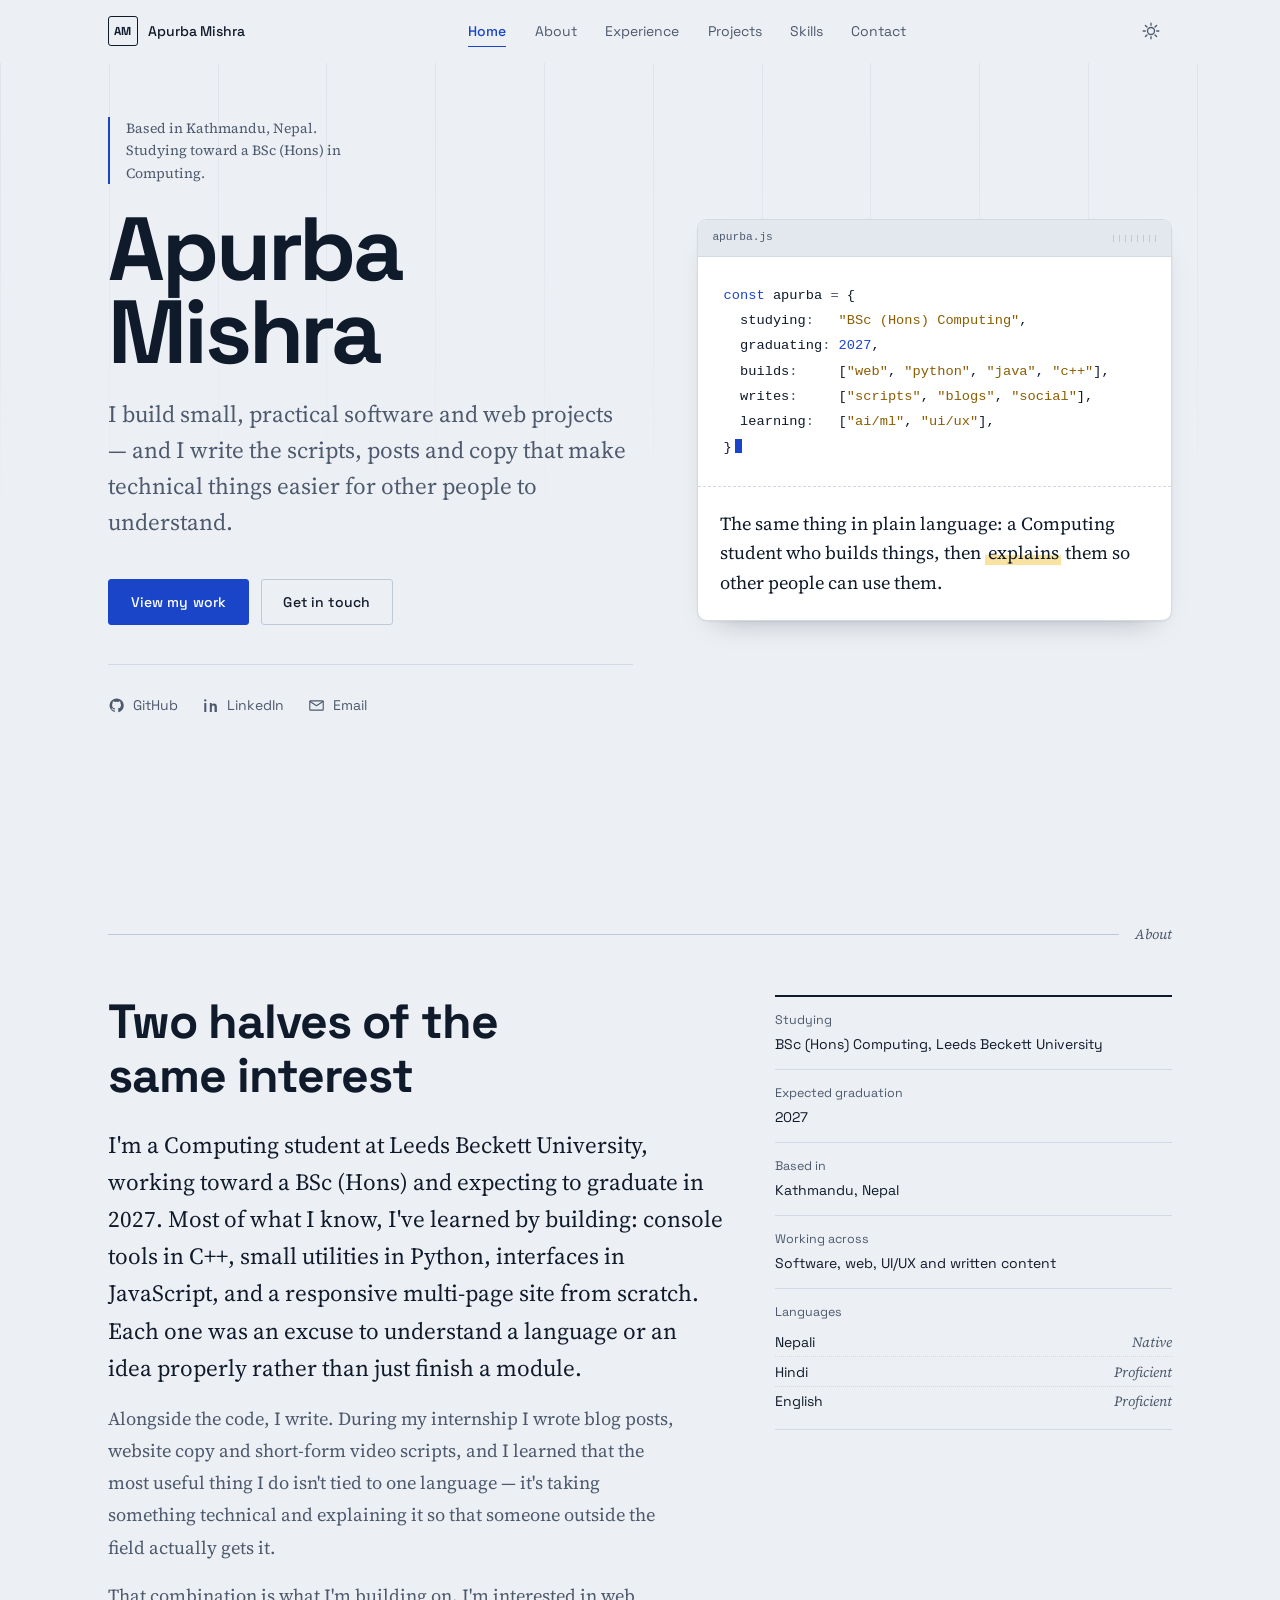
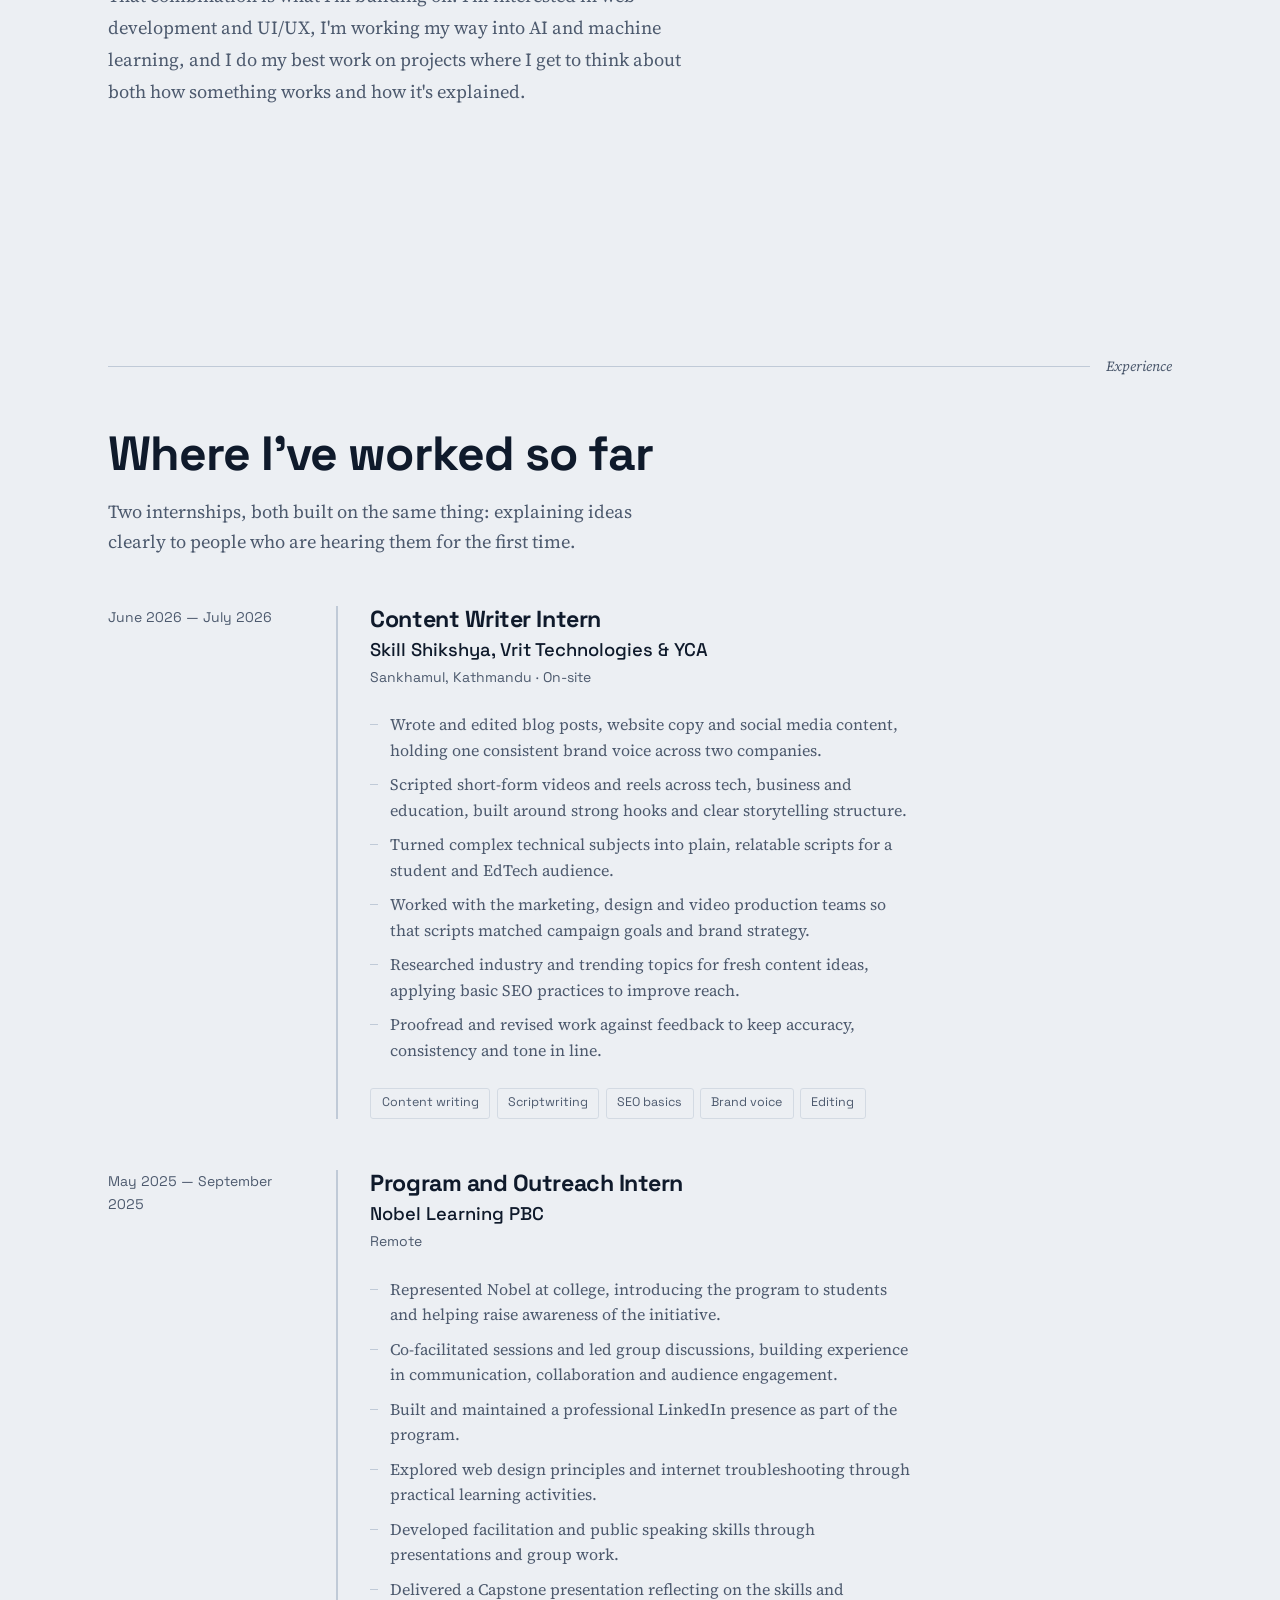
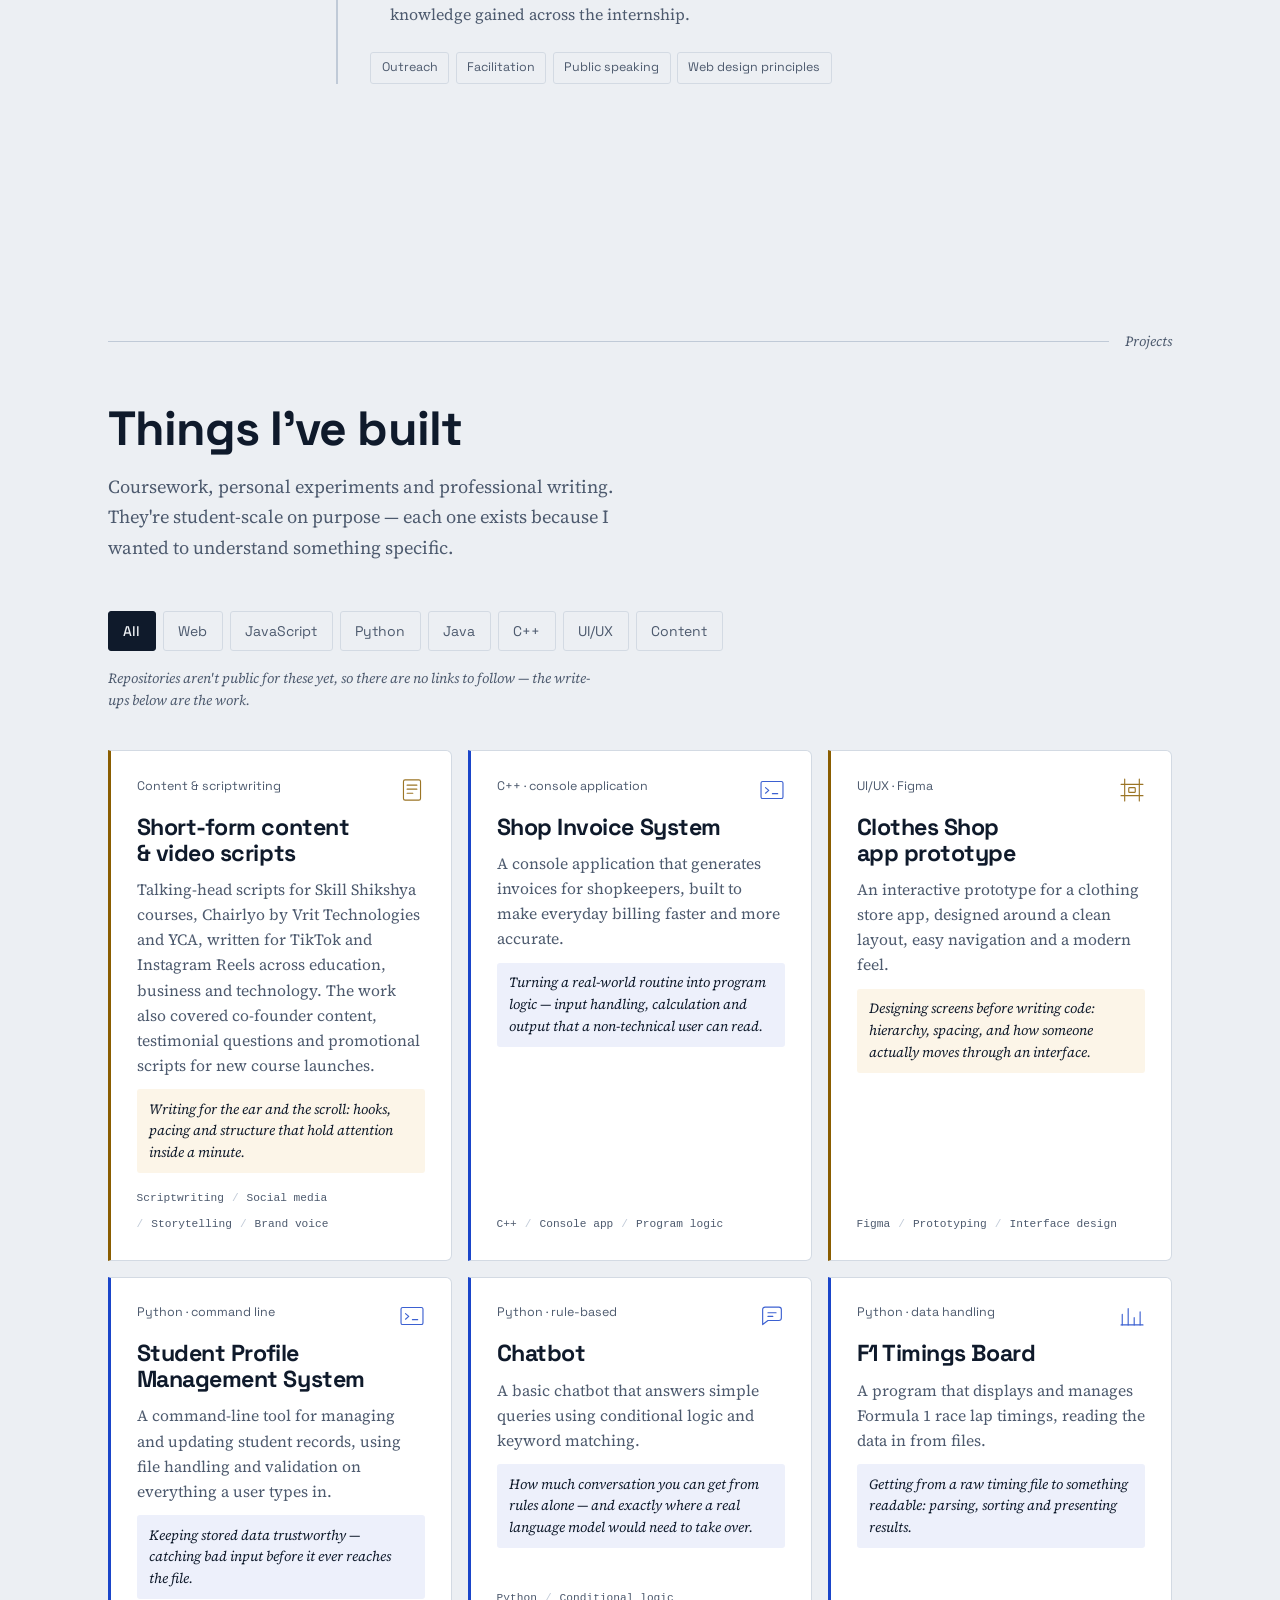
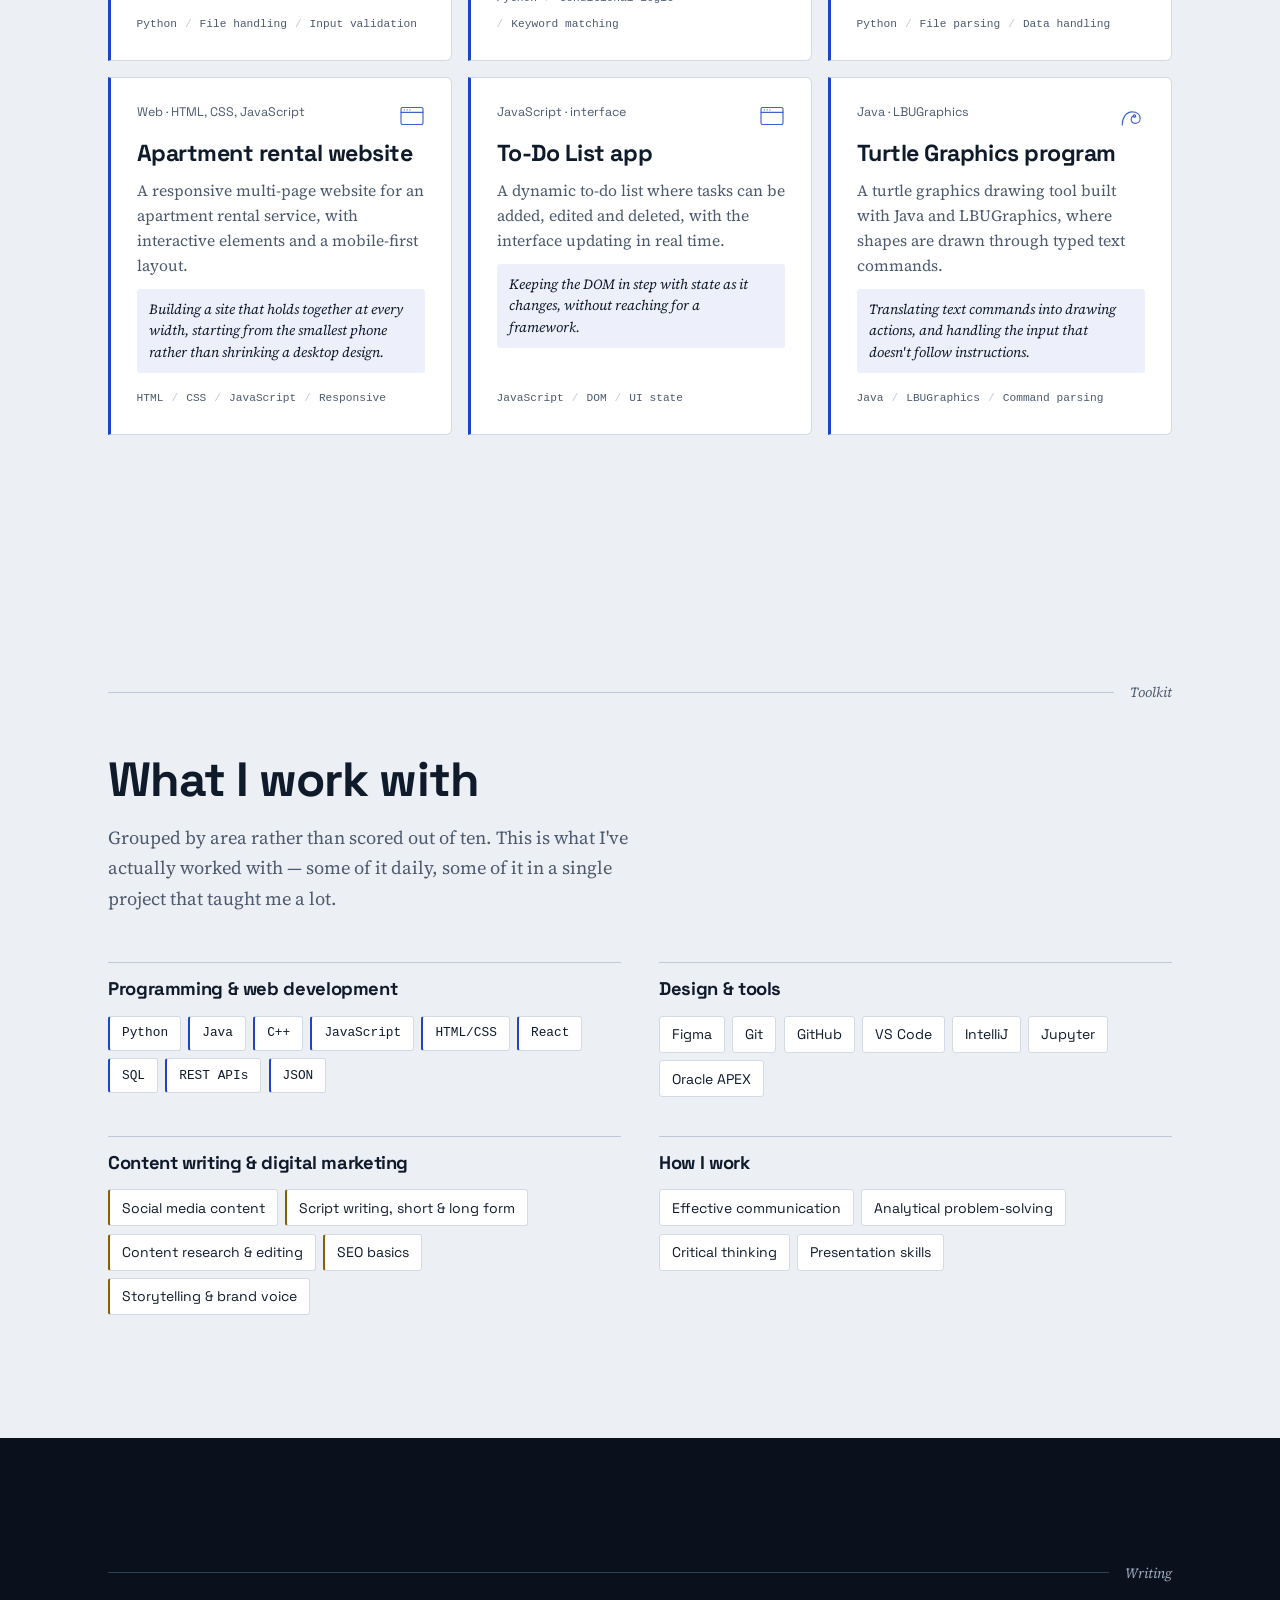
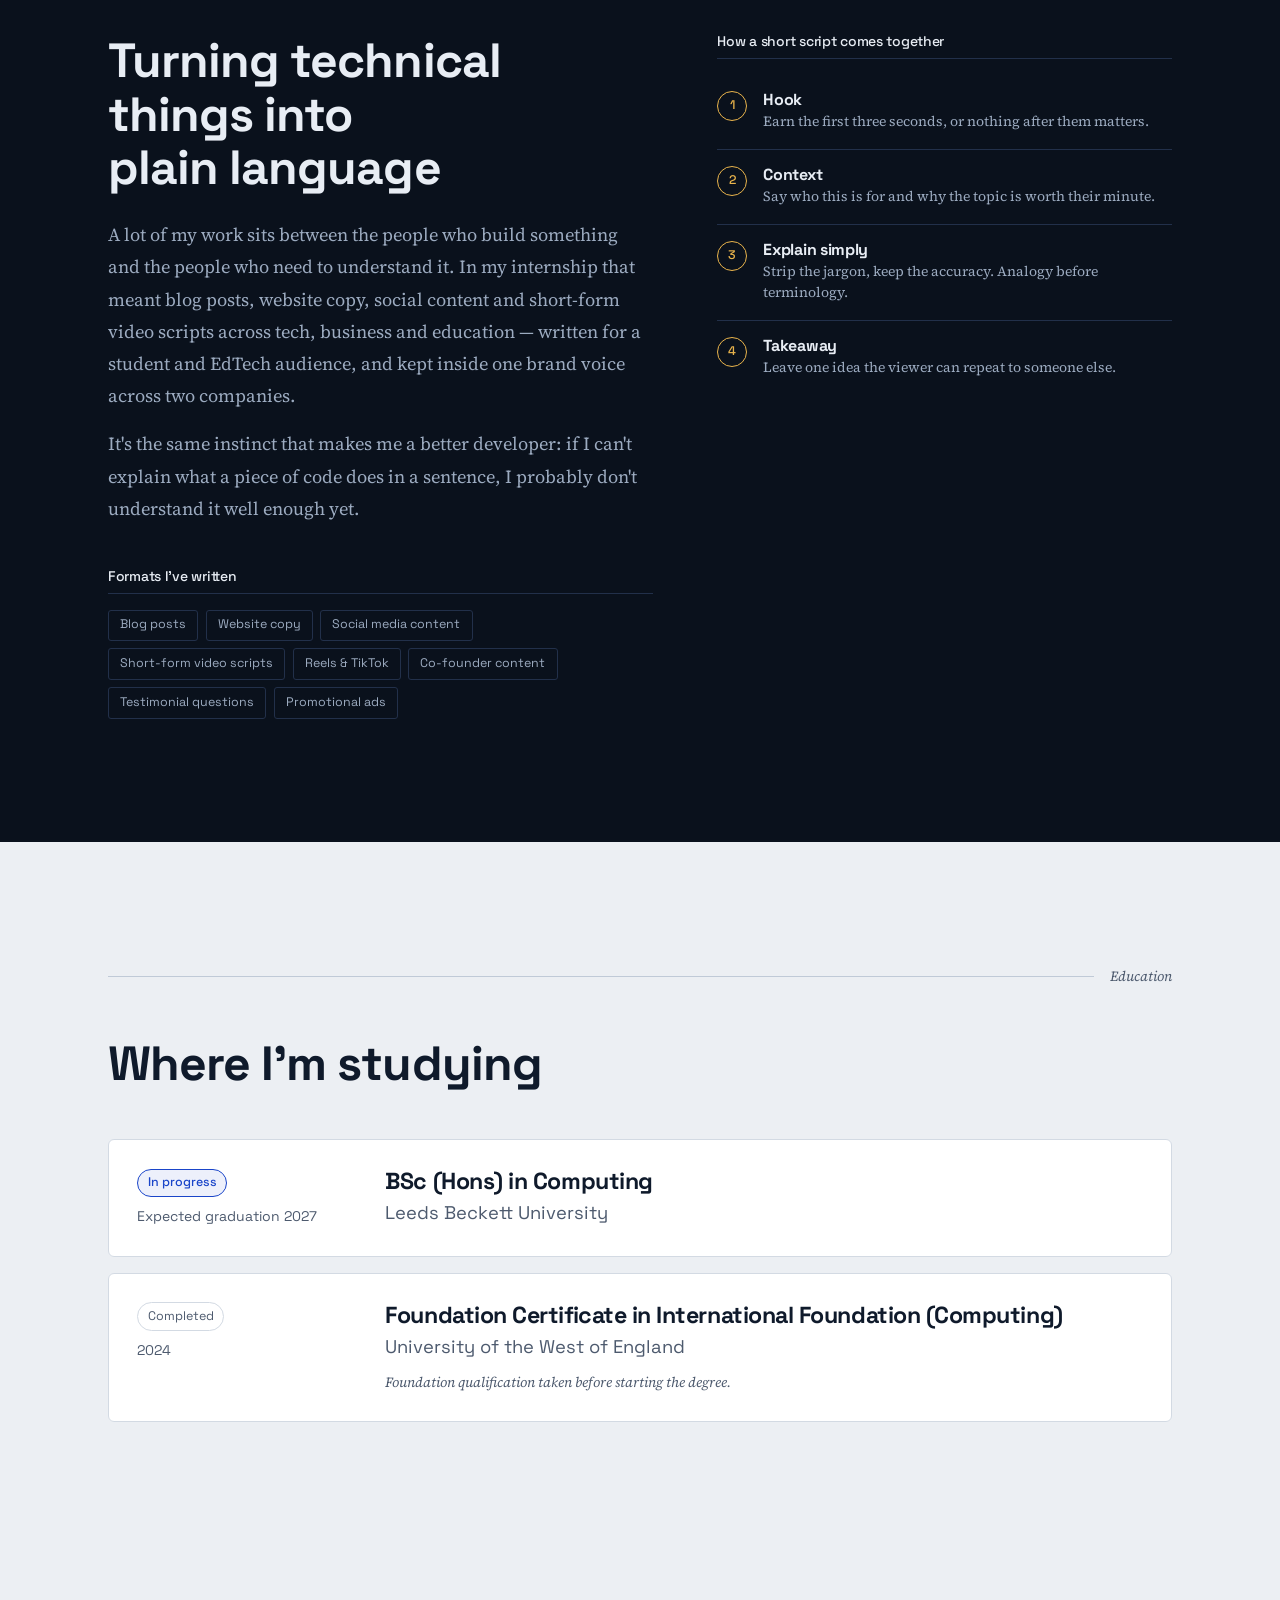
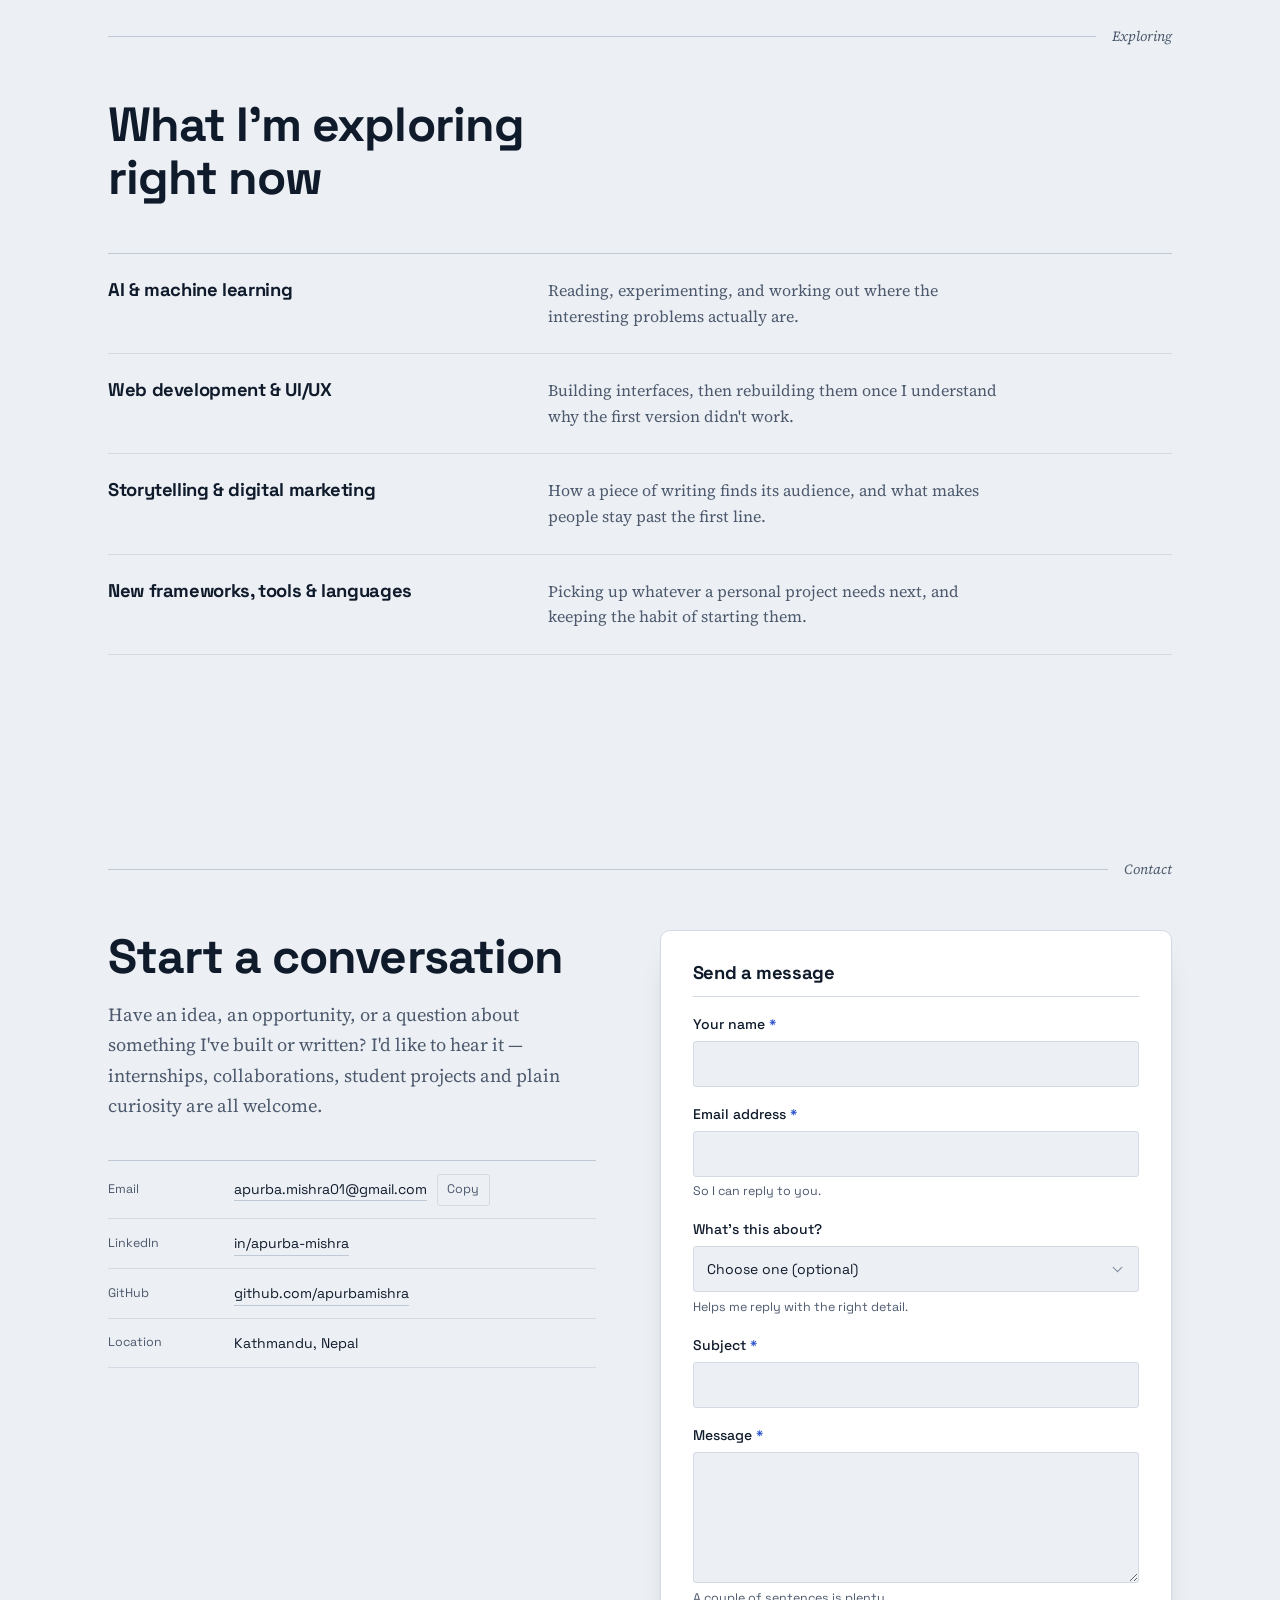
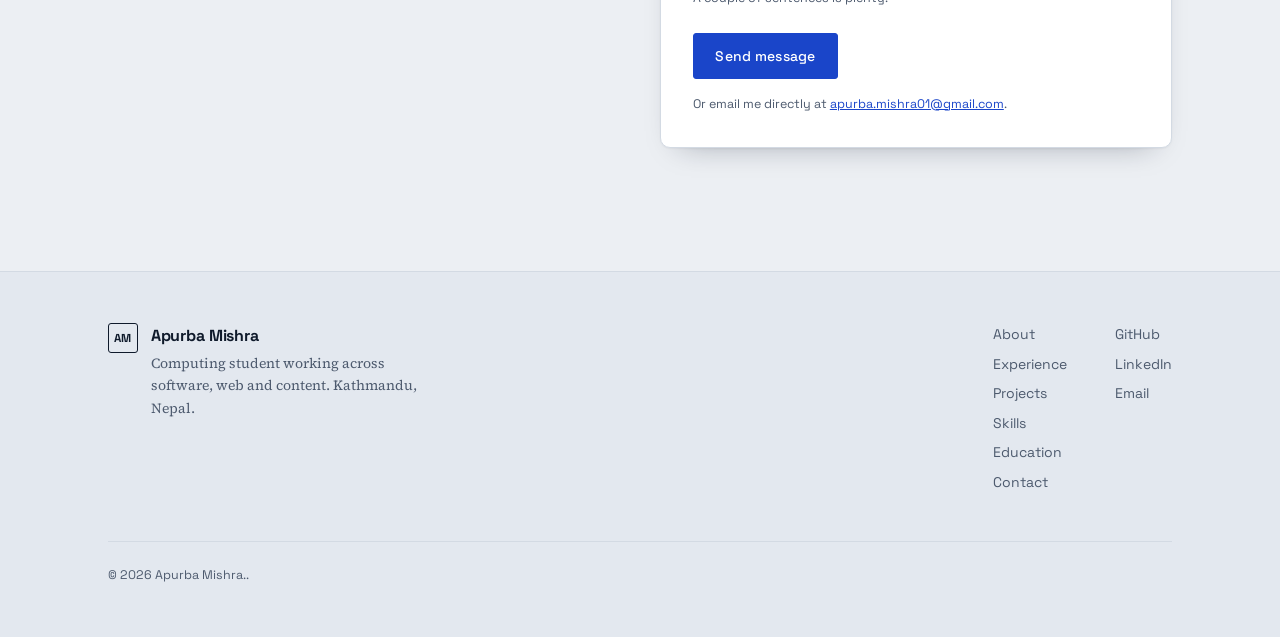
<file: index.html>
<!DOCTYPE html>
<html lang="en">
<head>
<meta charset="utf-8">
<meta name="viewport" content="width=device-width, initial-scale=1">

<title>Apurba Mishra — Computing Student in Kathmandu</title>
<meta name="description" content="Apurba Mishra is a Computing student at Leeds Beckett University (expected 2027) working across software, web development and digital content writing in Kathmandu, Nepal.">
<link rel="canonical" href="https://apurbamishra.com.np/">
<meta name="robots" content="index, follow">
<meta name="author" content="Apurba Mishra">
<meta name="color-scheme" content="light dark">
<meta name="theme-color" content="#eceff3" media="(prefers-color-scheme: light)">
<meta name="theme-color" content="#0a111c" media="(prefers-color-scheme: dark)">

<!-- Open Graph -->
<meta property="og:type" content="website">
<meta property="og:url" content="https://apurbamishra.com.np/">
<meta property="og:site_name" content="Apurba Mishra">
<meta property="og:title" content="Apurba Mishra — Computing Student in Kathmandu">
<meta property="og:description" content="Computing student building practical software and web projects, and writing the scripts and articles that make technical ideas easier to understand.">
<meta property="og:image" content="https://apurbamishra.com.np/assets/og-image.png">
<meta property="og:image:width" content="1200">
<meta property="og:image:height" content="630">
<meta property="og:image:alt" content="Apurba Mishra — Computing student, Kathmandu, Nepal">
<meta property="og:locale" content="en_GB">

<!-- Twitter / X -->
<meta name="twitter:card" content="summary_large_image">
<meta name="twitter:title" content="Apurba Mishra — Computing Student in Kathmandu">
<meta name="twitter:description" content="Computing student building practical software and web projects, and writing the scripts and articles that make technical ideas easier to understand.">
<meta name="twitter:image" content="https://apurbamishra.com.np/assets/og-image.png">

<!-- Icons -->
<link rel="icon" href="assets/favicon.svg" type="image/svg+xml">
<link rel="icon" href="assets/favicon-32.png" sizes="32x32" type="image/png">
<link rel="icon" href="assets/favicon-16.png" sizes="16x16" type="image/png">
<link rel="apple-touch-icon" href="assets/apple-touch-icon.png">

<!-- Typefaces: Space Grotesk (interface) + Source Serif 4 (reading). Mono uses the system stack. -->
<link rel="preconnect" href="https://fonts.googleapis.com">
<link rel="preconnect" href="https://fonts.gstatic.com" crossorigin>
<link rel="stylesheet" href="https://fonts.googleapis.com/css2?family=Source+Serif+4:ital,opsz,wght@0,8..60,400;0,8..60,600;1,8..60,400&family=Space+Grotesk:wght@400;500;700&display=swap">

<link rel="stylesheet" href="styles.css">

<!-- Applies the saved theme before first paint so the page never flashes the wrong colours. -->
<script>
  (function () {
    try {
      var saved = localStorage.getItem('am-theme');
      var theme = saved || (window.matchMedia('(prefers-color-scheme: dark)').matches ? 'dark' : 'light');
      document.documentElement.dataset.theme = theme;
    } catch (e) {
      document.documentElement.dataset.theme = 'light';
    }
    document.documentElement.classList.add('js');
  })();
</script>

<script type="application/ld+json">
{
  "@context": "https://schema.org",
  "@graph": [
    {
      "@type": "Person",
      "@id": "https://apurbamishra.com.np/#apurba-mishra",
      "name": "Apurba Mishra",
      "givenName": "Apurba",
      "familyName": "Mishra",
      "url": "https://apurbamishra.com.np/",
      "email": "mailto:apurba.mishra01@gmail.com",
      "jobTitle": "Computing Student",
      "description": "Computing student working across software development, web development and digital content writing.",
      "address": {
        "@type": "PostalAddress",
        "addressLocality": "Kathmandu",
        "addressCountry": "NP"
      },
      "affiliation": {
        "@type": "CollegeOrUniversity",
        "name": "Leeds Beckett University"
      },
      "alumniOf": {
        "@type": "CollegeOrUniversity",
        "name": "University of the West of England"
      },
      "knowsAbout": [
        "Software Development",
        "Web Development",
        "Python",
        "Java",
        "C++",
        "JavaScript",
        "HTML and CSS",
        "UI/UX Design",
        "Content Writing",
        "Scriptwriting"
      ],
      "knowsLanguage": [
        { "@type": "Language", "name": "Nepali" },
        { "@type": "Language", "name": "Hindi" },
        { "@type": "Language", "name": "English" }
      ],
      "sameAs": [
        "https://github.com/apurbamishra",
        "https://www.linkedin.com/in/apurba-mishra-a02538324"
      ]
    },
    {
      "@type": "WebSite",
      "@id": "https://apurbamishra.com.np/#website",
      "url": "https://apurbamishra.com.np/",
      "name": "Apurba Mishra",
      "inLanguage": "en",
      "about": { "@id": "https://apurbamishra.com.np/#apurba-mishra" },
      "publisher": { "@id": "https://apurbamishra.com.np/#apurba-mishra" }
    }
  ]
}
</script>
</head>

<body>
<a class="skip-link" href="#main">Skip to content</a>

<div class="progress" aria-hidden="true"><span class="progress__bar" id="readingProgress"></span></div>

<header class="site-header" id="top">
  <div class="shell header__inner">
    <a class="brand" href="#top">
      <span class="brand__mark" aria-hidden="true">AM</span>
      <span class="brand__name">Apurba Mishra</span>
    </a>

    <nav class="nav" id="primary-nav" aria-label="Primary">
      <ul class="nav__list">
        <li><a class="nav__link" href="#home">Home</a></li>
        <li><a class="nav__link" href="#about">About</a></li>
        <li><a class="nav__link" href="#experience">Experience</a></li>
        <li><a class="nav__link" href="#projects">Projects</a></li>
        <li><a class="nav__link" href="#skills">Skills</a></li>
        <li><a class="nav__link" href="#contact">Contact</a></li>
      </ul>
      <p class="nav__footnote">Kathmandu, Nepal</p>
    </nav>

    <div class="header__actions">
      <button class="icon-btn" id="themeToggle" type="button" aria-pressed="false">
        <span class="visually-hidden" id="themeToggleLabel">Switch to dark theme</span>
        <svg class="icon icon--sun" viewBox="0 0 24 24" aria-hidden="true" focusable="false">
          <circle cx="12" cy="12" r="4.2"></circle>
          <path d="M12 2.6v2.6M12 18.8v2.6M2.6 12h2.6M18.8 12h2.6M5.3 5.3l1.9 1.9M16.8 16.8l1.9 1.9M18.7 5.3l-1.9 1.9M7.2 16.8l-1.9 1.9"></path>
        </svg>
        <svg class="icon icon--moon" viewBox="0 0 24 24" aria-hidden="true" focusable="false">
          <path d="M20 14.2A8.4 8.4 0 1 1 9.8 4a6.9 6.9 0 0 0 10.2 10.2z"></path>
        </svg>
      </button>

      <button class="icon-btn nav-toggle" id="navToggle" type="button" aria-expanded="false" aria-controls="primary-nav">
        <span class="visually-hidden">Open menu</span>
        <span class="nav-toggle__bars" aria-hidden="true"><i></i><i></i></span>
      </button>
    </div>
  </div>
</header>

<main id="main">

  <!-- ===== Hero ===== -->
  <section class="section hero" id="home" aria-labelledby="hero-title">
    <div class="shell hero__grid">
      <div class="hero__intro">
        <p class="hero__standfirst">Based in Kathmandu, Nepal. Studying toward a BSc (Hons) in Computing.</p>
        <h1 class="hero__name" id="hero-title">Apurba Mishra</h1>
        <p class="hero__lede">
          I build small, practical software and web projects — and I write the scripts,
          posts and copy that make technical things easier for other people to understand.
        </p>

        <div class="hero__actions">
          <a class="btn btn--primary" href="#projects">View my work</a>
          <a class="btn btn--ghost" href="#contact">Get in touch</a>
          <!--
            OPTIONAL CV BUTTON — disabled on purpose.
            Add your PDF at assets/Apurba-Mishra-CV.pdf, then uncomment the line below.
            <a class="btn btn--ghost" href="assets/Apurba-Mishra-CV.pdf" download>Download CV</a>
          -->
        </div>

        <ul class="hero__links">
          <li>
            <a class="social-link" href="https://github.com/apurbamishra" target="_blank" rel="noopener noreferrer">
              <svg class="icon" viewBox="0 0 24 24" aria-hidden="true" focusable="false"><path d="M12 2.2a9.8 9.8 0 0 0-3.1 19.1c.5.1.7-.2.7-.5v-1.8c-2.7.6-3.3-1.3-3.3-1.3-.5-1.1-1.1-1.4-1.1-1.4-.9-.6.1-.6.1-.6 1 .1 1.5 1 1.5 1 .9 1.5 2.3 1.1 2.9.8.1-.6.3-1.1.6-1.3-2.2-.2-4.5-1.1-4.5-4.9 0-1.1.4-2 1-2.7-.1-.3-.4-1.3.1-2.6 0 0 .8-.3 2.7 1a9.4 9.4 0 0 1 4.9 0c1.9-1.3 2.7-1 2.7-1 .5 1.3.2 2.3.1 2.6.6.7 1 1.6 1 2.7 0 3.8-2.3 4.7-4.5 4.9.3.3.7 1 .7 1.9v2.8c0 .3.2.6.7.5A9.8 9.8 0 0 0 12 2.2z"></path></svg>
              <span>GitHub</span>
            </a>
          </li>
          <li>
            <a class="social-link" href="https://www.linkedin.com/in/apurba-mishra-a02538324" target="_blank" rel="noopener noreferrer">
              <svg class="icon" viewBox="0 0 24 24" aria-hidden="true" focusable="false"><path d="M6.1 8.6H3.2V21h2.9V8.6zM4.6 3a1.7 1.7 0 1 0 0 3.4 1.7 1.7 0 0 0 0-3.4zM21 13.9c0-3.2-1.7-4.7-4-4.7a3.5 3.5 0 0 0-3.1 1.7V8.6H11V21h2.9v-6.4c0-1.7.6-2.6 1.9-2.6s1.9.9 1.9 2.6V21H21v-7.1z"></path></svg>
              <span>LinkedIn</span>
            </a>
          </li>
          <li>
            <a class="social-link" href="mailto:apurba.mishra01@gmail.com">
              <svg class="icon icon--stroke" viewBox="0 0 24 24" aria-hidden="true" focusable="false"><path d="M3.6 5.4h16.8c.6 0 1.1.5 1.1 1.1v11c0 .6-.5 1.1-1.1 1.1H3.6c-.6 0-1.1-.5-1.1-1.1v-11c0-.6.5-1.1 1.1-1.1z"></path><path d="m2.9 6.4 9.1 6 9.1-6"></path></svg>
              <span>Email</span>
            </a>
          </li>
        </ul>
      </div>

      <!--
        HERO VISUAL — no photograph by design.
        To use a photo later: replace everything inside <figure class="idcard"> with
        <img src="assets/images/apurba.jpg" alt="Apurba Mishra" width="720" height="900" loading="eager">
        and add `.idcard img { width:100%; height:auto; display:block; }` to styles.css.
      -->
      <div class="hero__figure">
        <figure class="idcard" id="heroFigure">
          <div class="idcard__bar">
            <span class="idcard__file">apurba.js</span>
            <span class="idcard__grid" aria-hidden="true"></span>
          </div>

          <!-- tabindex="0": the panel scrolls sideways on narrow screens, so it
               has to be reachable and scrollable with the keyboard too. -->
          <pre class="idcard__code" tabindex="0"><code><span class="tok-kw">const</span> <span class="tok-var">apurba</span> <span class="tok-op">=</span> {
  studying<span class="tok-op">:</span>   <span class="tok-str">"BSc (Hons) Computing"</span>,
  graduating<span class="tok-op">:</span> <span class="tok-num">2027</span>,
  builds<span class="tok-op">:</span>     [<span class="tok-str">"web"</span>, <span class="tok-str">"python"</span>, <span class="tok-str">"java"</span>, <span class="tok-str">"c++"</span>],
  writes<span class="tok-op">:</span>     [<span class="tok-str">"scripts"</span>, <span class="tok-str">"blogs"</span>, <span class="tok-str">"social"</span>],
  learning<span class="tok-op">:</span>   [<span class="tok-str">"ai/ml"</span>, <span class="tok-str">"ui/ux"</span>],
}<span class="caret" aria-hidden="true"></span></code></pre>

          <figcaption class="idcard__caption">
            The same thing in plain language: a Computing student who builds
            things, then <mark>explains</mark> them so other people can use them.
          </figcaption>
        </figure>
      </div>
    </div>
  </section>

  <!-- ===== About ===== -->
  <section class="section" id="about" aria-labelledby="about-title">
    <div class="shell">
      <p class="runner" aria-hidden="true"><span>About</span></p>

      <div class="about__grid">
        <div class="about__prose">
          <h2 class="section__title" id="about-title">Two halves of the same interest</h2>

          <p>
            I'm a Computing student at Leeds Beckett University, working toward a BSc (Hons)
            and expecting to graduate in 2027. Most of what I know, I've learned by building:
            console tools in C++, small utilities in Python, interfaces in JavaScript, and a
            responsive multi-page site from scratch. Each one was an excuse to understand a
            language or an idea properly rather than just finish a module.
          </p>
          <p>
            Alongside the code, I write. During my internship I wrote blog posts, website copy
            and short-form video scripts, and I learned that the most useful thing I do isn't
            tied to one language — it's taking something technical and explaining it so that
            someone outside the field actually gets it.
          </p>
          <p>
            That combination is what I'm building on. I'm interested in web development and
            UI/UX, I'm working my way into AI and machine learning, and I do my best work on
            projects where I get to think about both how something works and how it's explained.
          </p>
        </div>

        <aside class="about__aside" aria-label="Quick facts">
          <dl class="facts">
            <div class="fact">
              <dt>Studying</dt>
              <dd>BSc (Hons) Computing, Leeds Beckett University</dd>
            </div>
            <div class="fact">
              <dt>Expected graduation</dt>
              <dd>2027</dd>
            </div>
            <div class="fact">
              <dt>Based in</dt>
              <dd>Kathmandu, Nepal</dd>
            </div>
            <div class="fact">
              <dt>Working across</dt>
              <dd>Software, web, UI/UX and written content</dd>
            </div>
            <div class="fact">
              <dt>Languages</dt>
              <dd>
                <ul class="lang-list">
                  <li><span>Nepali</span><span class="lang-list__level">Native</span></li>
                  <li><span>Hindi</span><span class="lang-list__level">Proficient</span></li>
                  <li><span>English</span><span class="lang-list__level">Proficient</span></li>
                </ul>
              </dd>
            </div>
          </dl>
        </aside>
      </div>
    </div>
  </section>

  <!-- ===== Experience ===== -->
  <section class="section" id="experience" aria-labelledby="experience-title">
    <div class="shell">
      <p class="runner" aria-hidden="true"><span>Experience</span></p>
      <div class="section__head">
        <h2 class="section__title" id="experience-title">Where I've worked so far</h2>
        <p class="section__lede">
          Two internships, both built on the same thing: explaining ideas clearly to people
          who are hearing them for the first time.
        </p>
      </div>

      <ol class="timeline">
        <li class="job" data-reveal>
          <p class="job__when">June 2026 — July 2026</p>
          <div class="job__body">
            <h3 class="job__role">Content Writer Intern</h3>
            <p class="job__org">Skill Shikshya, Vrit Technologies &amp; YCA</p>
            <p class="job__place">Sankhamul, Kathmandu &middot; On-site</p>
            <ul class="job__list">
              <li>Wrote and edited blog posts, website copy and social media content, holding one consistent brand voice across two companies.</li>
              <li>Scripted short-form videos and reels across tech, business and education, built around strong hooks and clear storytelling structure.</li>
              <li>Turned complex technical subjects into plain, relatable scripts for a student and EdTech audience.</li>
              <li>Worked with the marketing, design and video production teams so that scripts matched campaign goals and brand strategy.</li>
              <li>Researched industry and trending topics for fresh content ideas, applying basic SEO practices to improve reach.</li>
              <li>Proofread and revised work against feedback to keep accuracy, consistency and tone in line.</li>
            </ul>
            <ul class="tagrow">
              <li class="tag">Content writing</li>
              <li class="tag">Scriptwriting</li>
              <li class="tag">SEO basics</li>
              <li class="tag">Brand voice</li>
              <li class="tag">Editing</li>
            </ul>
          </div>
        </li>

        <li class="job" data-reveal>
          <p class="job__when">May 2025 — September 2025</p>
          <div class="job__body">
            <h3 class="job__role">Program and Outreach Intern</h3>
            <p class="job__org">Nobel Learning PBC</p>
            <p class="job__place">Remote</p>
            <ul class="job__list">
              <li>Represented Nobel at college, introducing the program to students and helping raise awareness of the initiative.</li>
              <li>Co-facilitated sessions and led group discussions, building experience in communication, collaboration and audience engagement.</li>
              <li>Built and maintained a professional LinkedIn presence as part of the program.</li>
              <li>Explored web design principles and internet troubleshooting through practical learning activities.</li>
              <li>Developed facilitation and public speaking skills through presentations and group work.</li>
              <li>Delivered a Capstone presentation reflecting on the skills and knowledge gained across the internship.</li>
            </ul>
            <ul class="tagrow">
              <li class="tag">Outreach</li>
              <li class="tag">Facilitation</li>
              <li class="tag">Public speaking</li>
              <li class="tag">Web design principles</li>
            </ul>
          </div>
        </li>
      </ol>
    </div>
  </section>

  <!-- ===== Projects ===== -->
  <section class="section" id="projects" aria-labelledby="projects-title">
    <div class="shell">
      <p class="runner" aria-hidden="true"><span>Projects</span></p>
      <div class="section__head">
        <h2 class="section__title" id="projects-title">Things I've built</h2>
        <p class="section__lede">
          Coursework, personal experiments and professional writing. They're student-scale on
          purpose — each one exists because I wanted to understand something specific.
        </p>
      </div>

      <div class="filters" role="group" aria-labelledby="filter-label">
        <p class="visually-hidden" id="filter-label">Filter projects by area</p>
        <button class="filter is-active" type="button" data-filter="all" aria-pressed="true">All</button>
        <button class="filter" type="button" data-filter="web" aria-pressed="false">Web</button>
        <button class="filter" type="button" data-filter="javascript" aria-pressed="false">JavaScript</button>
        <button class="filter" type="button" data-filter="python" aria-pressed="false">Python</button>
        <button class="filter" type="button" data-filter="java" aria-pressed="false">Java</button>
        <button class="filter" type="button" data-filter="cpp" aria-pressed="false">C++</button>
        <button class="filter" type="button" data-filter="uiux" aria-pressed="false">UI/UX</button>
        <button class="filter" type="button" data-filter="content" aria-pressed="false">Content</button>
      </div>
      <p class="filters__note">
        Repositories aren't public for these yet, so there are no links to follow — the write-ups below are the work.
      </p>
      <p class="visually-hidden" id="filterStatus" role="status"></p>

      <div class="projects" id="projectGrid">

        <article class="project" data-cat="content" data-reveal>
          <div class="project__head">
            <span class="project__kind">Content &amp; scriptwriting</span>
            <svg class="project__glyph" viewBox="0 0 32 32" aria-hidden="true" focusable="false"><use href="#g-script"></use></svg>
          </div>
          <h3 class="project__title">Short-form content &amp; video scripts</h3>
          <p class="project__desc">
            Talking-head scripts for Skill Shikshya courses, Chairlyo by Vrit Technologies and
            YCA, written for TikTok and Instagram Reels across education, business and
            technology. The work also covered co-founder content, testimonial questions and
            promotional scripts for new course launches.
          </p>
          <p class="project__note">Writing for the ear and the scroll: hooks, pacing and structure that hold attention inside a minute.</p>
          <ul class="project__tags">
            <li>Scriptwriting</li><li>Social media</li><li>Storytelling</li><li>Brand voice</li>
          </ul>
        </article>

        <article class="project" data-cat="cpp" data-reveal>
          <div class="project__head">
            <span class="project__kind">C++ &middot; console application</span>
            <svg class="project__glyph" viewBox="0 0 32 32" aria-hidden="true" focusable="false"><use href="#g-terminal"></use></svg>
          </div>
          <h3 class="project__title">Shop Invoice System</h3>
          <p class="project__desc">
            A console application that generates invoices for shopkeepers, built to make
            everyday billing faster and more accurate.
          </p>
          <p class="project__note">Turning a real-world routine into program logic — input handling, calculation and output that a non-technical user can read.</p>
          <ul class="project__tags">
            <li>C++</li><li>Console app</li><li>Program logic</li>
          </ul>
        </article>

        <article class="project" data-cat="uiux" data-reveal>
          <div class="project__head">
            <span class="project__kind">UI/UX &middot; Figma</span>
            <svg class="project__glyph" viewBox="0 0 32 32" aria-hidden="true" focusable="false"><use href="#g-design"></use></svg>
          </div>
          <h3 class="project__title">Clothes Shop app prototype</h3>
          <p class="project__desc">
            An interactive prototype for a clothing store app, designed around a clean layout,
            easy navigation and a modern feel.
          </p>
          <p class="project__note">Designing screens before writing code: hierarchy, spacing, and how someone actually moves through an interface.</p>
          <ul class="project__tags">
            <li>Figma</li><li>Prototyping</li><li>Interface design</li>
          </ul>
        </article>

        <article class="project" data-cat="python" data-reveal>
          <div class="project__head">
            <span class="project__kind">Python &middot; command line</span>
            <svg class="project__glyph" viewBox="0 0 32 32" aria-hidden="true" focusable="false"><use href="#g-terminal"></use></svg>
          </div>
          <h3 class="project__title">Student Profile Management System</h3>
          <p class="project__desc">
            A command-line tool for managing and updating student records, using file handling
            and validation on everything a user types in.
          </p>
          <p class="project__note">Keeping stored data trustworthy — catching bad input before it ever reaches the file.</p>
          <ul class="project__tags">
            <li>Python</li><li>File handling</li><li>Input validation</li>
          </ul>
        </article>

        <article class="project" data-cat="python" data-reveal>
          <div class="project__head">
            <span class="project__kind">Python &middot; rule-based</span>
            <svg class="project__glyph" viewBox="0 0 32 32" aria-hidden="true" focusable="false"><use href="#g-chat"></use></svg>
          </div>
          <h3 class="project__title">Chatbot</h3>
          <p class="project__desc">
            A basic chatbot that answers simple queries using conditional logic and keyword
            matching.
          </p>
          <p class="project__note">How much conversation you can get from rules alone — and exactly where a real language model would need to take over.</p>
          <ul class="project__tags">
            <li>Python</li><li>Conditional logic</li><li>Keyword matching</li>
          </ul>
        </article>

        <article class="project" data-cat="python" data-reveal>
          <div class="project__head">
            <span class="project__kind">Python &middot; data handling</span>
            <svg class="project__glyph" viewBox="0 0 32 32" aria-hidden="true" focusable="false"><use href="#g-data"></use></svg>
          </div>
          <h3 class="project__title">F1 Timings Board</h3>
          <p class="project__desc">
            A program that displays and manages Formula 1 race lap timings, reading the data
            in from files.
          </p>
          <p class="project__note">Getting from a raw timing file to something readable: parsing, sorting and presenting results.</p>
          <ul class="project__tags">
            <li>Python</li><li>File parsing</li><li>Data handling</li>
          </ul>
        </article>

        <article class="project" data-cat="web javascript" data-reveal>
          <div class="project__head">
            <span class="project__kind">Web &middot; HTML, CSS, JavaScript</span>
            <svg class="project__glyph" viewBox="0 0 32 32" aria-hidden="true" focusable="false"><use href="#g-web"></use></svg>
          </div>
          <h3 class="project__title">Apartment rental website</h3>
          <p class="project__desc">
            A responsive multi-page website for an apartment rental service, with interactive
            elements and a mobile-first layout.
          </p>
          <p class="project__note">Building a site that holds together at every width, starting from the smallest phone rather than shrinking a desktop design.</p>
          <ul class="project__tags">
            <li>HTML</li><li>CSS</li><li>JavaScript</li><li>Responsive</li>
          </ul>
        </article>

        <article class="project" data-cat="web javascript" data-reveal>
          <div class="project__head">
            <span class="project__kind">JavaScript &middot; interface</span>
            <svg class="project__glyph" viewBox="0 0 32 32" aria-hidden="true" focusable="false"><use href="#g-web"></use></svg>
          </div>
          <h3 class="project__title">To-Do List app</h3>
          <p class="project__desc">
            A dynamic to-do list where tasks can be added, edited and deleted, with the
            interface updating in real time.
          </p>
          <p class="project__note">Keeping the DOM in step with state as it changes, without reaching for a framework.</p>
          <ul class="project__tags">
            <li>JavaScript</li><li>DOM</li><li>UI state</li>
          </ul>
        </article>

        <article class="project" data-cat="java" data-reveal>
          <div class="project__head">
            <span class="project__kind">Java &middot; LBUGraphics</span>
            <svg class="project__glyph" viewBox="0 0 32 32" aria-hidden="true" focusable="false"><use href="#g-draw"></use></svg>
          </div>
          <h3 class="project__title">Turtle Graphics program</h3>
          <p class="project__desc">
            A turtle graphics drawing tool built with Java and LBUGraphics, where shapes are
            drawn through typed text commands.
          </p>
          <p class="project__note">Translating text commands into drawing actions, and handling the input that doesn't follow instructions.</p>
          <ul class="project__tags">
            <li>Java</li><li>LBUGraphics</li><li>Command parsing</li>
          </ul>
        </article>

      </div>
    </div>
  </section>

  <!-- ===== Skills ===== -->
  <section class="section" id="skills" aria-labelledby="skills-title">
    <div class="shell">
      <p class="runner" aria-hidden="true"><span>Toolkit</span></p>
      <div class="section__head">
        <h2 class="section__title" id="skills-title">What I work with</h2>
        <p class="section__lede">
          Grouped by area rather than scored out of ten. This is what I've actually worked
          with — some of it daily, some of it in a single project that taught me a lot.
        </p>
      </div>

      <div class="skillset">
        <section class="skillgroup" aria-labelledby="sg-code" data-reveal>
          <h3 class="skillgroup__title" id="sg-code">Programming &amp; web development</h3>
          <ul class="chips chips--mono">
            <li>Python</li><li>Java</li><li>C++</li><li>JavaScript</li><li>HTML/CSS</li>
            <li>React</li><li>SQL</li><li>REST APIs</li><li>JSON</li>
          </ul>
        </section>

        <section class="skillgroup" aria-labelledby="sg-tools" data-reveal>
          <h3 class="skillgroup__title" id="sg-tools">Design &amp; tools</h3>
          <ul class="chips">
            <li>Figma</li><li>Git</li><li>GitHub</li><li>VS Code</li>
            <li>IntelliJ</li><li>Jupyter</li><li>Oracle APEX</li>
          </ul>
        </section>

        <section class="skillgroup" aria-labelledby="sg-content" data-reveal>
          <h3 class="skillgroup__title" id="sg-content">Content writing &amp; digital marketing</h3>
          <ul class="chips chips--write">
            <li>Social media content</li><li>Script writing, short &amp; long form</li>
            <li>Content research &amp; editing</li><li>SEO basics</li>
            <li>Storytelling &amp; brand voice</li>
          </ul>
        </section>

        <section class="skillgroup" aria-labelledby="sg-soft" data-reveal>
          <h3 class="skillgroup__title" id="sg-soft">How I work</h3>
          <ul class="chips">
            <li>Effective communication</li><li>Analytical problem-solving</li>
            <li>Critical thinking</li><li>Presentation skills</li>
          </ul>
        </section>
      </div>
    </div>
  </section>

  <!-- ===== Content & communication (inverted band) ===== -->
  <section class="section section--ink" id="writing" aria-labelledby="writing-title">
    <div class="shell">
      <p class="runner" aria-hidden="true"><span>Writing</span></p>

      <div class="writing__grid">
        <div class="writing__lead">
          <h2 class="section__title" id="writing-title">Turning technical things into plain language</h2>
          <p class="writing__text">
            A lot of my work sits between the people who build something and the people who
            need to understand it. In my internship that meant blog posts, website copy, social
            content and short-form video scripts across tech, business and education — written
            for a student and EdTech audience, and kept inside one brand voice across two
            companies.
          </p>
          <p class="writing__text">
            It's the same instinct that makes me a better developer: if I can't explain what a
            piece of code does in a sentence, I probably don't understand it well enough yet.
          </p>

          <h3 class="writing__subtitle">Formats I've written</h3>
          <ul class="formats">
            <li>Blog posts</li><li>Website copy</li><li>Social media content</li>
            <li>Short-form video scripts</li><li>Reels &amp; TikTok</li>
            <li>Co-founder content</li><li>Testimonial questions</li><li>Promotional ads</li>
          </ul>
        </div>

        <div class="writing__aside">
          <h3 class="writing__subtitle">How a short script comes together</h3>
          <ol class="moves">
            <li class="move">
              <span class="move__num" aria-hidden="true">1</span>
              <div>
                <h4 class="move__title">Hook</h4>
                <p class="move__text">Earn the first three seconds, or nothing after them matters.</p>
              </div>
            </li>
            <li class="move">
              <span class="move__num" aria-hidden="true">2</span>
              <div>
                <h4 class="move__title">Context</h4>
                <p class="move__text">Say who this is for and why the topic is worth their minute.</p>
              </div>
            </li>
            <li class="move">
              <span class="move__num" aria-hidden="true">3</span>
              <div>
                <h4 class="move__title">Explain simply</h4>
                <p class="move__text">Strip the jargon, keep the accuracy. Analogy before terminology.</p>
              </div>
            </li>
            <li class="move">
              <span class="move__num" aria-hidden="true">4</span>
              <div>
                <h4 class="move__title">Takeaway</h4>
                <p class="move__text">Leave one idea the viewer can repeat to someone else.</p>
              </div>
            </li>
          </ol>
        </div>
      </div>
    </div>
  </section>

  <!-- ===== Education ===== -->
  <section class="section" id="education" aria-labelledby="education-title">
    <div class="shell">
      <p class="runner" aria-hidden="true"><span>Education</span></p>
      <div class="section__head">
        <h2 class="section__title" id="education-title">Where I'm studying</h2>
      </div>

      <ol class="edu">
        <li class="edu__item" data-reveal>
          <div class="edu__when">
            <span class="status status--live">In progress</span>
            <p class="edu__years">Expected graduation 2027</p>
          </div>
          <div class="edu__body">
            <h3 class="edu__award">BSc (Hons) in Computing</h3>
            <p class="edu__school">Leeds Beckett University</p>
          </div>
        </li>
        <li class="edu__item" data-reveal>
          <div class="edu__when">
            <span class="status">Completed</span>
            <p class="edu__years">2024</p>
          </div>
          <div class="edu__body">
            <h3 class="edu__award">Foundation Certificate in International Foundation (Computing)</h3>
            <p class="edu__school">University of the West of England</p>
            <p class="edu__note">Foundation qualification taken before starting the degree.</p>
          </div>
        </li>
      </ol>
    </div>
  </section>

  <!-- ===== Interests ===== -->
  <section class="section section--tight" id="interests" aria-labelledby="interests-title">
    <div class="shell">
      <p class="runner" aria-hidden="true"><span>Exploring</span></p>
      <div class="section__head">
        <h2 class="section__title" id="interests-title">What I'm exploring right now</h2>
      </div>

      <ul class="curious">
        <li class="curious__item" data-reveal>
          <h3>AI &amp; machine learning</h3>
          <p>Reading, experimenting, and working out where the interesting problems actually are.</p>
        </li>
        <li class="curious__item" data-reveal>
          <h3>Web development &amp; UI/UX</h3>
          <p>Building interfaces, then rebuilding them once I understand why the first version didn't work.</p>
        </li>
        <li class="curious__item" data-reveal>
          <h3>Storytelling &amp; digital marketing</h3>
          <p>How a piece of writing finds its audience, and what makes people stay past the first line.</p>
        </li>
        <li class="curious__item" data-reveal>
          <h3>New frameworks, tools &amp; languages</h3>
          <p>Picking up whatever a personal project needs next, and keeping the habit of starting them.</p>
        </li>
      </ul>
    </div>
  </section>

  <!-- ===== Contact ===== -->
  <section class="section" id="contact" aria-labelledby="contact-title">
    <div class="shell">
      <p class="runner" aria-hidden="true"><span>Contact</span></p>

      <div class="contact__grid">
        <div class="contact__intro">
          <h2 class="section__title" id="contact-title">Start a conversation</h2>
          <p class="section__lede">
            Have an idea, an opportunity, or a question about something I've built or written?
            I'd like to hear it — internships, collaborations, student projects and plain
            curiosity are all welcome.
          </p>

          <ul class="contact__direct">
            <li>
              <span class="contact__label">Email</span>
              <span class="contact__value">
                <a href="mailto:apurba.mishra01@gmail.com">apurba.mishra01@gmail.com</a>
                <button class="copy-btn" type="button" id="copyEmail" data-email="apurba.mishra01@gmail.com">
                  <span class="copy-btn__text" aria-live="polite">Copy</span>
                </button>
              </span>
            </li>
            <li>
              <span class="contact__label">LinkedIn</span>
              <span class="contact__value">
                <a href="https://www.linkedin.com/in/apurba-mishra-a02538324" target="_blank" rel="noopener noreferrer">in/apurba-mishra</a>
              </span>
            </li>
            <li>
              <span class="contact__label">GitHub</span>
              <span class="contact__value">
                <a href="https://github.com/apurbamishra" target="_blank" rel="noopener noreferrer">github.com/apurbamishra</a>
              </span>
            </li>
            <li>
              <span class="contact__label">Location</span>
              <span class="contact__value">Kathmandu, Nepal</span>
            </li>
          </ul>
        </div>

        <form class="form" id="contactForm" novalidate>
          <h3 class="form__title">Send a message</h3>

          <div class="field">
            <label class="field__label" for="name">Your name <span class="req" aria-hidden="true">*</span></label>
            <input class="field__input" type="text" id="name" name="name" required autocomplete="name"
                   aria-describedby="name-error">
            <p class="field__error" id="name-error" hidden></p>
          </div>

          <div class="field">
            <label class="field__label" for="email">Email address <span class="req" aria-hidden="true">*</span></label>
            <input class="field__input" type="email" id="email" name="email" required autocomplete="email"
                   inputmode="email" aria-describedby="email-hint email-error">
            <p class="field__hint" id="email-hint">So I can reply to you.</p>
            <p class="field__error" id="email-error" hidden></p>
          </div>

          <div class="field">
            <label class="field__label" for="reason">What's this about?</label>
            <select class="field__input field__select" id="reason" name="reason" aria-describedby="reason-hint">
              <option value="">Choose one (optional)</option>
              <option value="Opportunity or internship">Opportunity or internship</option>
              <option value="Project collaboration">Project collaboration</option>
              <option value="Content or scriptwriting">Content or scriptwriting</option>
              <option value="Question about my work">Question about my work</option>
              <option value="Something else">Something else</option>
            </select>
            <p class="field__hint" id="reason-hint">Helps me reply with the right detail.</p>
          </div>

          <div class="field">
            <label class="field__label" for="subject">Subject <span class="req" aria-hidden="true">*</span></label>
            <input class="field__input" type="text" id="subject" name="subject" required
                   aria-describedby="subject-error">
            <p class="field__error" id="subject-error" hidden></p>
          </div>

          <div class="field">
            <label class="field__label" for="message">Message <span class="req" aria-hidden="true">*</span></label>
            <textarea class="field__input field__textarea" id="message" name="message" rows="5" required
                      aria-describedby="message-hint message-error"></textarea>
            <p class="field__hint" id="message-hint">A couple of sentences is plenty.</p>
            <p class="field__error" id="message-error" hidden></p>
          </div>

          <!-- Honeypot: hidden from people, tempting to bots. Leave it empty. -->
          <div class="hp" aria-hidden="true">
            <label for="company">Company</label>
            <input type="text" id="company" name="company" tabindex="-1" autocomplete="off">
          </div>

          <div class="form__actions">
            <button class="btn btn--primary btn--submit" type="submit" id="submitBtn">
              <span class="btn__label">Send message</span>
              <span class="btn__spinner" aria-hidden="true"></span>
            </button>
            <p class="form__fallback">
              Or email me directly at
              <a href="mailto:apurba.mishra01@gmail.com">apurba.mishra01@gmail.com</a>.
            </p>
          </div>

          <p class="form__status" id="formStatus" role="status" hidden></p>
        </form>
      </div>
    </div>
  </section>

</main>

<footer class="site-footer">
  <div class="shell footer__grid">
    <div class="footer__brand">
      <span class="brand__mark" aria-hidden="true">AM</span>
      <div>
        <p class="footer__name">Apurba Mishra</p>
        <p class="footer__role">Computing student working across software, web and content. Kathmandu, Nepal.</p>
      </div>
    </div>

    <nav class="footer__nav" aria-label="Footer">
      <ul>
        <li><a href="#about">About</a></li>
        <li><a href="#experience">Experience</a></li>
        <li><a href="#projects">Projects</a></li>
        <li><a href="#skills">Skills</a></li>
        <li><a href="#education">Education</a></li>
        <li><a href="#contact">Contact</a></li>
      </ul>
    </nav>

    <ul class="footer__social">
      <li><a href="https://github.com/apurbamishra" target="_blank" rel="noopener noreferrer">GitHub</a></li>
      <li><a href="https://www.linkedin.com/in/apurba-mishra-a02538324" target="_blank" rel="noopener noreferrer">LinkedIn</a></li>
      <li><a href="mailto:apurba.mishra01@gmail.com">Email</a></li>
    </ul>

    <p class="footer__meta">
      <span>&copy; <span id="year">2026</span> Apurba Mishra..</span>
      
    </p>
  </div>
</footer>

<button class="to-top" id="toTop" type="button" hidden>
  <span class="visually-hidden">Back to top</span>
  <svg class="icon" viewBox="0 0 24 24" aria-hidden="true" focusable="false"><path d="M12 19V5M5.5 11.5 12 5l6.5 6.5"></path></svg>
</button>

<!-- Icon set used by the project cards. -->
<svg class="sprite" aria-hidden="true" focusable="false" width="0" height="0">
  <symbol id="g-terminal" viewBox="0 0 32 32"><rect x="2.5" y="5.5" width="27" height="21" rx="2"></rect><path d="M8 13l4 3.5-4 3.5M16.5 20.5H23"></path></symbol>
  <symbol id="g-web" viewBox="0 0 32 32"><rect x="2.5" y="5.5" width="27" height="21" rx="2"></rect><path d="M2.5 11.5h27M6.5 8.5h.01M10 8.5h.01M13.5 8.5h.01"></path></symbol>
  <symbol id="g-design" viewBox="0 0 32 32"><path d="M7 2.5v27M25 2.5v27M2.5 9h27M2.5 23h27"></path><rect x="12" y="13" width="8" height="6" rx="1"></rect></symbol>
  <symbol id="g-script" viewBox="0 0 32 32"><rect x="5.5" y="3.5" width="21" height="25" rx="2"></rect><path d="M10 10h12M10 15h12M10 20h7"></path></symbol>
  <symbol id="g-data" viewBox="0 0 32 32"><path d="M4 27V14M11.3 27V7M18.7 27v-9M26 27V11"></path><path d="M2.5 27h27"></path></symbol>
  <symbol id="g-draw" viewBox="0 0 32 32"><path d="M4 27c0-9 5-16 12-16s10 4 10 8-3 6-6 6-5-2-5-5 2-4 4-4"></path><circle cx="19" cy="16" r="1.6"></circle></symbol>
  <symbol id="g-chat" viewBox="0 0 32 32"><path d="M27.5 18.5a3 3 0 0 1-3 3H11l-6.5 5V8a3 3 0 0 1 3-3h17a3 3 0 0 1 3 3z"></path><path d="M11 12h10M11 16.5h6"></path></symbol>
</svg>

<script src="script.js" defer></script>
</body>
</html>
</file>
<file: styles.css>
/* =============================================================
   Apurba Mishra — personal site
   Design language: a technical document that has been annotated.
   Cool drafting-paper surfaces, one cobalt accent for the "systems"
   side, one amber highlighter for the "writing" side.
   ============================================================= */

/* ---------- 1. Design tokens ---------- */

:root {
  /* Typefaces: one interface sans, one reading serif, system mono for code */
  --font-ui: "Space Grotesk", "Segoe UI", system-ui, -apple-system, sans-serif;
  --font-read: "Source Serif 4", "Iowan Old Style", Georgia, "Times New Roman", serif;
  --font-mono: ui-monospace, SFMono-Regular, "SF Mono", Menlo, Consolas, "Liberation Mono", monospace;

  /* Type scale */
  --t-xs: 0.78rem;
  --t-sm: 0.875rem;
  --t-base: 1rem;
  --t-md: clamp(1.02rem, 0.97rem + 0.25vw, 1.15rem);
  --t-lg: clamp(1.2rem, 1.09rem + 0.5vw, 1.45rem);
  --t-xl: clamp(1.5rem, 1.25rem + 1.1vw, 2.1rem);
  --t-2xl: clamp(1.9rem, 1.45rem + 2.2vw, 3rem);
  --t-hero: clamp(2.7rem, 1.45rem + 5.6vw, 5.6rem);

  /* Spacing */
  --s-1: 0.25rem;
  --s-2: 0.5rem;
  --s-3: 0.75rem;
  --s-4: 1rem;
  --s-5: 1.5rem;
  --s-6: 2rem;
  --s-7: 3rem;
  --s-8: 4rem;
  --section-y: clamp(4rem, 2.5rem + 6.5vw, 8rem);

  /* Layout */
  --max-width: 1160px;
  --gutter: clamp(1.25rem, 4vw, 3rem);
  --header-h: 62px;

  /* Shape */
  --r-sm: 3px;
  --r-md: 6px;
  --r-lg: 10px;

  /* Motion */
  --ease: cubic-bezier(0.2, 0.7, 0.3, 1);
  --fast: 140ms;
  --mid: 260ms;
}

[data-theme="light"] {
  --bg: #eceff3;
  --bg-tint: #e3e8ef;
  --surface: #ffffff;
  --text: #0f1a2b;
  --text-muted: #4d5a6e;
  --border: #d3dae3;
  --rule: #c0cad7;
  --accent: #1a45c9;
  --accent-ink: #12339b;
  --accent-soft: rgba(26, 69, 201, 0.08);
  --mark: rgba(245, 197, 66, 0.5);
  --amber: #8a5d00;
  --shadow: 0 1px 2px rgba(15, 26, 43, 0.05), 0 14px 30px -20px rgba(15, 26, 43, 0.4);
  --err: #b3261e;
  --err-soft: rgba(179, 38, 30, 0.14);
  --ok: #1a7f5a;
}

[data-theme="dark"] {
  --bg: #0a111c;
  --bg-tint: #0e1725;
  --surface: #101a28;
  --text: #e8edf4;
  --text-muted: #94a3b8;
  --border: #1f2e44;
  --rule: #2a3b55;
  --accent: #8faeff;
  --accent-ink: #b6c9ff;
  --accent-soft: rgba(143, 174, 255, 0.12);
  --mark: rgba(233, 180, 76, 0.28);
  --amber: #e9b44c;
  --shadow: 0 1px 2px rgba(0, 0, 0, 0.45), 0 20px 44px -26px rgba(0, 0, 0, 0.9);
  --err: #ff9d92;
  --err-soft: rgba(255, 157, 146, 0.16);
  --ok: #63d3a4;
}

/* ---------- 2. Base ---------- */

*,
*::before,
*::after { box-sizing: border-box; }

* { margin: 0; }

html {
  scroll-behavior: smooth;
  -webkit-text-size-adjust: 100%;
  overflow-x: hidden;
}

body {
  background: var(--bg);
  color: var(--text);
  font-family: var(--font-ui);
  font-size: var(--t-base);
  line-height: 1.6;
  -webkit-font-smoothing: antialiased;
  text-rendering: optimizeLegibility;
}

img, svg { display: block; max-width: 100%; }

/* Inline <symbol> library for the project icons — never rendered directly. */
.sprite { position: absolute; width: 0; height: 0; overflow: hidden; }

a { color: inherit; }

button, input, select, textarea { font: inherit; color: inherit; }

ul, ol { list-style: none; padding: 0; }

h1, h2, h3, h4 {
  font-weight: 700;
  line-height: 1.12;
  letter-spacing: -0.02em;
  text-wrap: balance;
}

:focus-visible {
  outline: 2px solid var(--accent);
  outline-offset: 3px;
  border-radius: 2px;
}

::selection { background: var(--mark); color: var(--text); }

/* SVG icon defaults: strokes, not fills, except where a path is solid */
.icon {
  width: 20px;
  height: 20px;
  fill: none;
  stroke: currentColor;
  stroke-width: 1.6;
  stroke-linecap: round;
  stroke-linejoin: round;
}
.social-link .icon { fill: currentColor; stroke: none; }
.social-link .icon--stroke { fill: none; stroke: currentColor; }

/* ---------- 3. Utilities ---------- */

.shell {
  width: 100%;
  max-width: var(--max-width);
  margin-inline: auto;
  padding-inline: var(--gutter);
}

.visually-hidden {
  position: absolute !important;
  width: 1px; height: 1px;
  padding: 0; margin: -1px;
  overflow: hidden;
  clip: rect(0 0 0 0);
  clip-path: inset(50%);
  white-space: nowrap;
  border: 0;
}

.skip-link {
  position: absolute;
  top: -100px;
  left: var(--gutter);
  z-index: 200;
  padding: 0.7rem 1.1rem;
  background: var(--accent);
  color: #fff;
  font-size: var(--t-sm);
  font-weight: 500;
  border-radius: 0 0 var(--r-md) var(--r-md);
  transition: top var(--fast) var(--ease);
}
.skip-link:focus { top: 0; }

.section {
  padding-block: var(--section-y);
  position: relative;
}
.section--tight { padding-block: clamp(3rem, 2rem + 4vw, 5rem); }

/* Running head: a hairline with the section name set on it, like the top
   of a printed page. Tells you where you are without shouting a label. */
.runner {
  display: flex;
  align-items: center;
  gap: var(--s-4);
  margin-bottom: clamp(2rem, 1.2rem + 2.4vw, 3.25rem);
  font-family: var(--font-read);
  font-style: italic;
  font-size: var(--t-sm);
  color: var(--text-muted);
}
.runner::before {
  content: "";
  flex: 1;
  height: 1px;
  background: var(--rule);
}
.runner span { flex: none; }

.section__head { margin-bottom: clamp(2rem, 1.4rem + 2vw, 3rem); }

.section__title {
  font-size: var(--t-2xl);
  max-width: 20ch;
}
.section__head .section__title { margin-bottom: var(--s-4); }

.section__lede {
  font-family: var(--font-read);
  font-size: var(--t-md);
  line-height: 1.65;
  color: var(--text-muted);
  max-width: 62ch;
}

mark {
  background: linear-gradient(to top, var(--mark) 0%, var(--mark) 42%, transparent 42%);
  color: inherit;
  padding-inline: 0.12em;
}

/* ---------- 4. Buttons ---------- */

.btn {
  --btn-bg: transparent;
  --btn-fg: var(--text);
  --btn-border: var(--rule);
  display: inline-flex;
  align-items: center;
  justify-content: center;
  gap: var(--s-2);
  min-height: 46px;
  padding: 0.6rem 1.35rem;
  background: var(--btn-bg);
  color: var(--btn-fg);
  border: 1px solid var(--btn-border);
  border-radius: var(--r-sm);
  font-size: var(--t-sm);
  font-weight: 500;
  letter-spacing: 0.01em;
  text-decoration: none;
  cursor: pointer;
  transition: background var(--fast) var(--ease), border-color var(--fast) var(--ease),
              color var(--fast) var(--ease), transform var(--fast) var(--ease);
}
.btn--primary {
  --btn-bg: var(--accent);
  --btn-fg: #fff;
  --btn-border: var(--accent);
}
[data-theme="dark"] .btn--primary { --btn-fg: #08101d; }
.btn--primary:hover { --btn-bg: var(--accent-ink); --btn-border: var(--accent-ink); }
.btn--ghost:hover { --btn-border: var(--accent); --btn-fg: var(--accent); background: var(--accent-soft); }
.btn:active { transform: translateY(1px); }

/* ---------- 5. Reading progress ---------- */

.progress {
  position: fixed;
  inset: 0 0 auto 0;
  height: 2px;
  z-index: 120;
  background: transparent;
  pointer-events: none;
}
.progress__bar {
  display: block;
  height: 100%;
  width: 0;
  background: var(--accent);
  transform-origin: left center;
}

/* ---------- 6. Header & navigation ---------- */

.site-header {
  position: sticky;
  top: 0;
  z-index: 100;
  background: transparent;
  border-bottom: 1px solid transparent;
  transition: border-color var(--mid) var(--ease);
}
/* The translucent panel and its blur live on a pseudo-element rather than on
   .site-header itself. backdrop-filter makes an element a containing block for
   any position:fixed descendant, and the mobile nav panel is a descendant of
   the header -- putting the blur here keeps the panel anchored to the viewport
   so it can fill the screen instead of being clipped to the header's height. */
.site-header::before {
  content: "";
  position: absolute;
  inset: 0;
  z-index: -1;
  background: color-mix(in srgb, var(--bg) 88%, transparent);
}
@supports (backdrop-filter: blur(8px)) {
  .site-header::before { backdrop-filter: blur(10px) saturate(1.4); }
}
@supports not (background: color-mix(in srgb, red 50%, transparent)) {
  .site-header::before { background: var(--bg); }
}
.site-header.is-stuck { border-bottom-color: var(--border); }

.header__inner {
  display: flex;
  align-items: center;
  justify-content: space-between;
  gap: var(--s-4);
  min-height: var(--header-h);
}

.brand {
  display: inline-flex;
  align-items: center;
  gap: 0.65rem;
  text-decoration: none;
  flex: none;
}
.brand__mark {
  display: grid;
  place-items: center;
  width: 30px;
  height: 30px;
  border: 1px solid var(--text);
  border-radius: var(--r-sm);
  font-size: 0.72rem;
  font-weight: 700;
  letter-spacing: 0.04em;
  transition: background var(--fast) var(--ease), color var(--fast) var(--ease),
              border-color var(--fast) var(--ease);
}
.brand:hover .brand__mark {
  background: var(--accent);
  border-color: var(--accent);
  color: #fff;
}
[data-theme="dark"] .brand:hover .brand__mark { color: #08101d; }
.brand__name {
  font-size: var(--t-sm);
  font-weight: 500;
  letter-spacing: -0.01em;
}

.nav__list { display: flex; gap: clamp(0.5rem, 1.6vw, 1.35rem); }

.nav__link {
  position: relative;
  display: inline-block;
  padding: 0.45rem 0.25rem;
  font-size: var(--t-sm);
  color: var(--text-muted);
  text-decoration: none;
  transition: color var(--fast) var(--ease);
}
.nav__link::after {
  content: "";
  position: absolute;
  left: 0.25rem;
  right: 0.25rem;
  bottom: 0.15rem;
  height: 1px;
  background: currentColor;
  transform: scaleX(0);
  transform-origin: left center;
  transition: transform var(--mid) var(--ease);
}
.nav__link:hover { color: var(--text); }
.nav__link:hover::after { transform: scaleX(1); }
.nav__link.is-active { color: var(--accent); font-weight: 500; }
.nav__link.is-active::after { transform: scaleX(1); }

.nav__footnote { display: none; }

.header__actions { display: flex; align-items: center; gap: var(--s-2); flex: none; }

.icon-btn {
  display: grid;
  place-items: center;
  width: 42px;
  height: 42px;
  background: transparent;
  border: 1px solid transparent;
  border-radius: var(--r-sm);
  cursor: pointer;
  color: var(--text-muted);
  transition: color var(--fast) var(--ease), border-color var(--fast) var(--ease),
              background var(--fast) var(--ease);
}
.icon-btn:hover { color: var(--text); border-color: var(--border); background: var(--surface); }

.icon--moon { display: none; }
[data-theme="dark"] .icon--sun { display: none; }
[data-theme="dark"] .icon--moon { display: block; }

.nav-toggle { display: none; }
.nav-toggle__bars {
  display: grid;
  gap: 5px;
  width: 18px;
}
.nav-toggle__bars i {
  display: block;
  height: 1.5px;
  background: currentColor;
  border-radius: 2px;
  transition: transform var(--mid) var(--ease), opacity var(--fast) var(--ease);
}
.nav-toggle[aria-expanded="true"] .nav-toggle__bars i:first-child { transform: translateY(3.25px) rotate(45deg); }
.nav-toggle[aria-expanded="true"] .nav-toggle__bars i:last-child { transform: translateY(-3.25px) rotate(-45deg); }

/* Mobile navigation panel */
@media (max-width: 899px) {
  .nav-toggle { display: grid; }

  .nav {
    position: fixed;
    inset: var(--header-h) 0 0 0;
    background: var(--bg);
    border-top: 1px solid var(--border);
    padding: var(--s-6) var(--gutter) var(--s-8);
    display: flex;
    flex-direction: column;
    justify-content: space-between;
    overflow-y: auto;
    overscroll-behavior: contain;
    visibility: hidden;
    opacity: 0;
    transform: translateY(-8px);
    transition: opacity var(--mid) var(--ease), transform var(--mid) var(--ease),
                visibility var(--mid) step-end;
  }
  .nav.is-open {
    visibility: visible;
    opacity: 1;
    transform: none;
    transition: opacity var(--mid) var(--ease), transform var(--mid) var(--ease),
                visibility 0s;
  }
  .nav__list {
    flex-direction: column;
    gap: 0;
    border-top: 1px solid var(--border);
  }
  .nav__list li { border-bottom: 1px solid var(--border); }
  .nav__link {
    display: block;
    padding: 1rem 0.25rem;
    font-size: var(--t-lg);
    font-weight: 500;
    color: var(--text);
  }
  .nav__link::after { display: none; }
  .nav__link.is-active { color: var(--accent); }
  .nav__footnote {
    display: block;
    margin-top: var(--s-6);
    font-family: var(--font-read);
    font-style: italic;
    color: var(--text-muted);
    font-size: var(--t-sm);
  }
  .nav-open { overflow: hidden; }
}

/* Global: make [hidden] win over component display rules */
[hidden] { display: none !important; }

/* ---------- 7. Hero ---------- */

.section.hero {
  padding-top: clamp(2.5rem, 1.5rem + 4vw, 5rem);
  padding-bottom: clamp(3.5rem, 2rem + 6vw, 7rem);
  overflow: hidden;
}

/* Faint drafting-sheet rules behind the opening screen */
.hero::before {
  content: "";
  position: absolute;
  inset: 0 0 auto 0;
  height: 72%;
  background-image: repeating-linear-gradient(90deg, var(--rule) 0 1px, transparent 1px 8.5vw);
  opacity: 0.22;
  pointer-events: none;
}
@supports (mask-image: linear-gradient(black, transparent)) {
  .hero::before {
    opacity: 0.35;
    mask-image: linear-gradient(to bottom, rgba(0, 0, 0, 0.9), transparent 88%);
    -webkit-mask-image: linear-gradient(to bottom, rgba(0, 0, 0, 0.9), transparent 88%);
  }
}

.hero__grid {
  position: relative;
  display: grid;
  gap: clamp(2.5rem, 5vw, 4.5rem);
  align-items: center;
}
/* Grid items default to min-width:auto, which lets the code block's longest
   line dictate the column width. Zero it so narrow screens stay inside the
   viewport and the code panel scrolls on its own instead. */
.hero__intro,
.hero__figure { min-width: 0; }

.hero__standfirst {
  font-family: var(--font-read);
  font-size: var(--t-sm);
  color: var(--text-muted);
  max-width: 34ch;
  margin-bottom: var(--s-5);
  padding-left: var(--s-4);
  border-left: 2px solid var(--accent);
}

.hero__name {
  font-size: var(--t-hero);
  line-height: 0.92;
  letter-spacing: -0.035em;
  margin-bottom: var(--s-5);
}

.hero__lede {
  font-family: var(--font-read);
  font-size: var(--t-lg);
  line-height: 1.55;
  color: var(--text-muted);
  max-width: 44ch;
}

.hero__actions {
  display: flex;
  flex-wrap: wrap;
  gap: var(--s-3);
  margin-top: clamp(1.75rem, 3vw, 2.5rem);
}

.hero__links {
  display: flex;
  flex-wrap: wrap;
  gap: var(--s-5);
  margin-top: clamp(1.75rem, 3vw, 2.5rem);
  padding-top: var(--s-5);
  border-top: 1px solid var(--border);
}
.social-link {
  display: inline-flex;
  align-items: center;
  gap: 0.5rem;
  padding: 0.35rem 0;
  font-size: var(--t-sm);
  color: var(--text-muted);
  text-decoration: none;
  transition: color var(--fast) var(--ease);
}
.social-link .icon { width: 17px; height: 17px; }
.social-link:hover { color: var(--accent); }
.social-link span { border-bottom: 1px solid transparent; transition: border-color var(--fast) var(--ease); }
.social-link:hover span { border-bottom-color: currentColor; }

/* The identity panel: the same person described twice — once in code,
   once in plain language. Replaceable with a photograph later. */
.idcard {
  min-width: 0;
  background: var(--surface);
  border: 1px solid var(--border);
  border-radius: var(--r-lg);
  box-shadow: var(--shadow);
  overflow: hidden;
}
.idcard__bar {
  display: flex;
  align-items: center;
  justify-content: space-between;
  gap: var(--s-4);
  padding: 0.55rem 0.9rem;
  background: var(--bg-tint);
  border-bottom: 1px solid var(--border);
  font-family: var(--font-mono);
  font-size: 0.7rem;
  color: var(--text-muted);
}
.idcard__grid {
  width: 44px;
  height: 7px;
  background-image: repeating-linear-gradient(90deg, var(--rule) 0 1px, transparent 1px 6px);
}
.idcard__code {
  margin: 0;
  min-width: 0;
  padding: clamp(0.85rem, 2.6vw, 1.6rem);
  font-family: var(--font-mono);
  font-size: clamp(0.68rem, 0.6rem + 0.32vw, 0.86rem);
  line-height: 1.85;
  overflow-x: auto;
  -webkit-overflow-scrolling: touch;
  tab-size: 2;
}
.idcard__code:focus-visible {
  outline: 2px solid var(--accent);
  outline-offset: -2px;
}
/* Below the tablet breakpoint the code panel scrolls sideways. Fade the
   trailing edge so it reads as "there is more", not "the text is cut off". */
@media (max-width: 639px) {
  @supports (mask-image: linear-gradient(black, transparent)) {
    .idcard__code {
      mask-image: linear-gradient(to right, #000 calc(100% - 26px), transparent);
      -webkit-mask-image: linear-gradient(to right, #000 calc(100% - 26px), transparent);
    }
    .idcard__code:focus-visible { mask-image: none; -webkit-mask-image: none; }
  }
}

.tok-kw { color: var(--accent); }
.tok-var { color: var(--text); font-weight: 500; }
.tok-str { color: var(--amber); }
.tok-num { color: var(--accent); }
.tok-op { color: var(--text-muted); }

.caret {
  display: inline-block;
  width: 7px;
  height: 1.05em;
  margin-left: 3px;
  background: var(--accent);
  vertical-align: -0.2em;
  animation: blink 1.15s steps(1) infinite;
}
@keyframes blink { 0%, 48% { opacity: 1; } 49%, 100% { opacity: 0; } }

.idcard__caption {
  padding: clamp(1rem, 2.4vw, 1.4rem);
  border-top: 1px dashed var(--border);
  font-family: var(--font-read);
  font-size: var(--t-md);
  line-height: 1.6;
}

@media (min-width: 900px) {
  .hero__grid { grid-template-columns: minmax(0, 1.05fr) minmax(0, 0.95fr); }
  .section.hero { padding-block: clamp(3rem, 6vh, 5.5rem) clamp(3.5rem, 6vw, 6rem); }
}

/* ---------- 8. About ---------- */

.about__grid {
  display: grid;
  gap: clamp(2.25rem, 4vw, 3.5rem);
}
.about__prose p {
  font-family: var(--font-read);
  font-size: var(--t-md);
  line-height: 1.75;
  color: var(--text-muted);
  max-width: 64ch;
}
.about__prose p + p { margin-top: var(--s-4); }
.about__prose p:first-of-type { font-size: var(--t-lg); line-height: 1.6; color: var(--text); }
.about__prose .section__title { margin-bottom: var(--s-5); }

.about__aside { align-self: start; }
.facts { border-top: 2px solid var(--text); }
.fact {
  display: grid;
  gap: 0.15rem;
  padding: 0.85rem 0;
  border-bottom: 1px solid var(--border);
}
.fact dt { font-size: var(--t-xs); color: var(--text-muted); }
.fact dd { margin: 0; font-size: var(--t-sm); }

.lang-list { margin-top: 0.15rem; }
.lang-list li {
  display: flex;
  justify-content: space-between;
  gap: var(--s-4);
  padding: 0.2rem 0;
}
.lang-list li + li { border-top: 1px dotted var(--border); }
.lang-list__level {
  font-family: var(--font-read);
  font-style: italic;
  color: var(--text-muted);
}

@media (min-width: 880px) {
  .about__grid { grid-template-columns: minmax(0, 1.55fr) minmax(0, 1fr); }
  .about__aside { position: sticky; top: calc(var(--header-h) + 2rem); }
}

/* ---------- 9. Experience ---------- */

.timeline { display: grid; gap: clamp(2.5rem, 4vw, 3.75rem); }

.job { display: grid; gap: var(--s-3); }
.job__when {
  font-size: var(--t-sm);
  color: var(--text-muted);
  font-variant-numeric: tabular-nums;
}
.job__body {
  border-left: 2px solid var(--rule);
  padding-left: clamp(1rem, 2.5vw, 2rem);
}
.job__role { font-size: var(--t-lg); }
.job__org { font-size: var(--t-md); font-weight: 500; margin-top: 0.2rem; }
.job__place { font-size: var(--t-sm); color: var(--text-muted); margin-top: 0.1rem; }

.job__list {
  display: grid;
  gap: 0.55rem;
  margin-top: var(--s-5);
  max-width: 68ch;
  font-family: var(--font-read);
  color: var(--text-muted);
  line-height: 1.6;
}
.job__list li { position: relative; padding-left: 1.2rem; }
.job__list li::before {
  content: "";
  position: absolute;
  left: 0;
  top: 0.75em;
  width: 8px;
  height: 1px;
  background: var(--rule);
}

.tagrow { display: flex; flex-wrap: wrap; gap: 0.4rem; margin-top: var(--s-5); }
.tag {
  padding: 0.3rem 0.65rem;
  border: 1px solid var(--border);
  border-radius: var(--r-sm);
  font-size: var(--t-xs);
  color: var(--text-muted);
}

@media (min-width: 760px) {
  .job {
    grid-template-columns: 190px minmax(0, 1fr);
    gap: clamp(1.5rem, 3vw, 2.5rem);
  }
  .job__when { position: sticky; top: calc(var(--header-h) + 2rem); align-self: start; }
}

/* ---------- 10. Projects ---------- */

.filters { display: flex; flex-wrap: wrap; gap: 0.45rem; }
.filter {
  min-height: 40px;
  padding: 0.45rem 0.9rem;
  background: transparent;
  border: 1px solid var(--border);
  border-radius: var(--r-sm);
  font-size: var(--t-sm);
  color: var(--text-muted);
  cursor: pointer;
  transition: color var(--fast) var(--ease), border-color var(--fast) var(--ease),
              background var(--fast) var(--ease);
}
.filter:hover { color: var(--text); border-color: var(--rule); }
.filter.is-active {
  background: var(--text);
  border-color: var(--text);
  color: var(--bg);
  font-weight: 500;
}

.filters__note {
  margin: var(--s-4) 0 clamp(1.75rem, 3vw, 2.5rem);
  font-family: var(--font-read);
  font-style: italic;
  font-size: var(--t-sm);
  color: var(--text-muted);
  max-width: 62ch;
}

.projects { display: grid; gap: var(--s-4); }

.project {
  --tile-accent: var(--accent);
  --tile-soft: var(--accent-soft);
  display: flex;
  flex-direction: column;
  gap: 0.7rem;
  padding: clamp(1.15rem, 2.4vw, 1.6rem);
  background: var(--surface);
  border: 1px solid var(--border);
  border-left: 3px solid var(--tile-accent);
  border-radius: 0 var(--r-md) var(--r-md) 0;
  transition: transform var(--mid) var(--ease), box-shadow var(--mid) var(--ease),
              border-color var(--mid) var(--ease);
}
.project[data-cat~="content"],
.project[data-cat~="uiux"] {
  --tile-accent: var(--amber);
  --tile-soft: rgba(233, 180, 76, 0.13);
}
.project:hover {
  transform: translateY(-3px);
  box-shadow: var(--shadow);
  border-top-color: var(--rule);
  border-right-color: var(--rule);
  border-bottom-color: var(--rule);
}

.project__head {
  display: flex;
  align-items: flex-start;
  justify-content: space-between;
  gap: var(--s-4);
}
.project__kind { font-size: var(--t-xs); color: var(--text-muted); }
.project__glyph {
  flex: none;
  width: 26px;
  height: 26px;
  fill: none;
  stroke: var(--tile-accent);
  stroke-width: 1.4;
  stroke-linecap: round;
  stroke-linejoin: round;
  opacity: 0.85;
}
.project__title { font-size: var(--t-lg); }
.project__desc {
  font-family: var(--font-read);
  font-size: 0.98rem;
  line-height: 1.6;
  color: var(--text-muted);
}
.project__note {
  padding: 0.6rem 0.8rem;
  background: var(--tile-soft);
  border-radius: var(--r-sm);
  font-family: var(--font-read);
  font-style: italic;
  font-size: var(--t-sm);
  line-height: 1.55;
}
.project__tags {
  display: flex;
  flex-wrap: wrap;
  gap: 0.5rem;
  margin-top: auto;
  padding-top: 0.35rem;
  font-family: var(--font-mono);
  font-size: 0.7rem;
  color: var(--text-muted);
}
.project__tags li:not(:first-child)::before {
  content: "/";
  margin-right: 0.5rem;
  color: var(--rule);
}

@media (min-width: 720px) {
  .projects { grid-template-columns: repeat(2, minmax(0, 1fr)); }
}
@media (min-width: 1060px) {
  .projects { grid-template-columns: repeat(3, minmax(0, 1fr)); }
}

/* ---------- 11. Skills ---------- */

.skillset { display: grid; gap: clamp(1.75rem, 3vw, 2.75rem); }
.skillgroup { border-top: 1px solid var(--rule); padding-top: var(--s-4); }
.skillgroup__title { font-size: var(--t-md); margin-bottom: var(--s-4); }

.chips { display: flex; flex-wrap: wrap; gap: 0.45rem; }
.chips li {
  padding: 0.4rem 0.75rem;
  background: var(--surface);
  border: 1px solid var(--border);
  border-radius: var(--r-sm);
  font-size: var(--t-sm);
}
.chips--mono li {
  font-family: var(--font-mono);
  font-size: 0.8rem;
  border-left: 2px solid var(--accent);
}
/* The writing side of the work carries the amber edge, the code side cobalt,
   so the two accents keep meaning the same thing everywhere on the page. */
.chips--write li { border-left: 2px solid var(--amber); }

@media (min-width: 760px) {
  .skillset { grid-template-columns: repeat(2, minmax(0, 1fr)); }
}

/* ---------- 12. Writing (inverted band) ---------- */

.section--ink {
  --bg: #0a111c;
  --bg-tint: #0e1725;
  --surface: #101a28;
  --text: #e8edf4;
  --text-muted: #9cabc0;
  --border: #22304a;
  --rule: #2e4059;
  --accent: #8faeff;
  --accent-ink: #b6c9ff;
  --accent-soft: rgba(143, 174, 255, 0.12);
  --mark: rgba(233, 180, 76, 0.3);
  --amber: #e9b44c;
  background: var(--bg);
  color: var(--text);
}
[data-theme="dark"] .section--ink {
  --bg: #0f1a2b;
  --bg-tint: #132034;
  --surface: #16233a;
  --border: #27374f;
}

.writing__grid { display: grid; gap: clamp(2.5rem, 5vw, 4rem); }
.writing__text {
  font-family: var(--font-read);
  font-size: var(--t-md);
  line-height: 1.75;
  color: var(--text-muted);
  max-width: 60ch;
}
.writing__lead .section__title { margin-bottom: var(--s-5); }
.writing__text + .writing__text { margin-top: var(--s-4); }

.writing__subtitle {
  font-size: var(--t-sm);
  font-weight: 500;
  margin: clamp(2rem, 4vw, 2.75rem) 0 var(--s-4);
  padding-bottom: 0.5rem;
  border-bottom: 1px solid var(--border);
}
.writing__aside .writing__subtitle { margin-top: 0; }

.formats { display: flex; flex-wrap: wrap; gap: 0.45rem; }
.formats li {
  padding: 0.3rem 0.7rem;
  border: 1px solid var(--border);
  border-radius: var(--r-sm);
  font-size: var(--t-xs);
  color: var(--text-muted);
}

.moves { display: grid; }
.move {
  display: grid;
  grid-template-columns: auto minmax(0, 1fr);
  gap: var(--s-4);
  padding: var(--s-4) 0;
  border-bottom: 1px solid var(--border);
}
.move:last-child { border-bottom: 0; padding-bottom: 0; }
.move__num {
  display: grid;
  place-items: center;
  width: 30px;
  height: 30px;
  border: 1px solid var(--amber);
  border-radius: 50%;
  color: var(--amber);
  font-size: 0.78rem;
  font-weight: 500;
}
.move__title { font-size: var(--t-base); }
.move__text {
  margin-top: 0.15rem;
  font-family: var(--font-read);
  font-size: var(--t-sm);
  line-height: 1.55;
  color: var(--text-muted);
}

@media (min-width: 900px) {
  .writing__grid { grid-template-columns: minmax(0, 1.2fr) minmax(0, 1fr); }
}

/* ---------- 13. Education ---------- */

.edu { display: grid; gap: var(--s-4); }
.edu__item {
  display: grid;
  gap: var(--s-3);
  padding: clamp(1.15rem, 2.5vw, 1.75rem);
  background: var(--surface);
  border: 1px solid var(--border);
  border-radius: var(--r-md);
}
.status {
  display: inline-block;
  padding: 0.2rem 0.6rem;
  border: 1px solid var(--border);
  border-radius: 999px;
  font-size: var(--t-xs);
  color: var(--text-muted);
}
.status--live {
  border-color: var(--accent);
  background: var(--accent-soft);
  color: var(--accent);
  font-weight: 500;
}
.edu__years { margin-top: 0.5rem; font-size: var(--t-sm); color: var(--text-muted); }
.edu__award { font-size: var(--t-lg); }
.edu__school { margin-top: 0.25rem; font-size: var(--t-md); color: var(--text-muted); }
.edu__note {
  margin-top: 0.6rem;
  font-family: var(--font-read);
  font-style: italic;
  font-size: var(--t-sm);
  color: var(--text-muted);
}

@media (min-width: 720px) {
  .edu__item {
    grid-template-columns: 210px minmax(0, 1fr);
    gap: clamp(1.5rem, 3vw, 2.5rem);
    align-items: start;
  }
}

/* ---------- 14. Interests ---------- */

.curious { border-top: 1px solid var(--rule); }
.curious__item {
  display: grid;
  gap: 0.3rem;
  padding: var(--s-5) 0;
  border-bottom: 1px solid var(--border);
}
.curious__item h3 { font-size: var(--t-md); }
.curious__item p {
  font-family: var(--font-read);
  color: var(--text-muted);
  line-height: 1.6;
  max-width: 58ch;
}

@media (min-width: 760px) {
  .curious__item {
    grid-template-columns: minmax(0, 1fr) minmax(0, 1.5fr);
    gap: var(--s-5);
    align-items: baseline;
  }
}

/* ---------- 15. Contact & form ---------- */

.contact__grid { display: grid; gap: clamp(2.5rem, 5vw, 4rem); }
/* This title sits outside .section__head, so it needs its own gap to the lede. */
.contact__intro .section__title { margin-bottom: var(--s-4); }

.contact__direct { margin-top: clamp(1.75rem, 3vw, 2.5rem); border-top: 1px solid var(--rule); }
.contact__direct li {
  display: grid;
  gap: 0.2rem;
  padding: 0.8rem 0;
  border-bottom: 1px solid var(--border);
}
.contact__label { font-size: var(--t-xs); color: var(--text-muted); }
.contact__value {
  display: flex;
  align-items: center;
  flex-wrap: wrap;
  gap: 0.6rem;
  font-size: var(--t-sm);
  overflow-wrap: anywhere;
}
.contact__value a {
  text-decoration: none;
  border-bottom: 1px solid var(--rule);
  transition: color var(--fast) var(--ease), border-color var(--fast) var(--ease);
}
.contact__value a:hover { color: var(--accent); border-bottom-color: var(--accent); }

.copy-btn {
  min-height: 32px;
  padding: 0.2rem 0.6rem;
  background: transparent;
  border: 1px solid var(--border);
  border-radius: var(--r-sm);
  font-size: var(--t-xs);
  color: var(--text-muted);
  cursor: pointer;
  transition: color var(--fast) var(--ease), border-color var(--fast) var(--ease);
}
.copy-btn:hover { color: var(--accent); border-color: var(--accent); }

@media (min-width: 520px) {
  .contact__direct li {
    grid-template-columns: 110px minmax(0, 1fr);
    align-items: center;
    gap: var(--s-4);
  }
}
@media (min-width: 900px) {
  .contact__grid { grid-template-columns: minmax(0, 1fr) minmax(0, 1.05fr); }
}

.form {
  display: grid;
  gap: var(--s-4);
  padding: clamp(1.15rem, 3vw, 2rem);
  background: var(--surface);
  border: 1px solid var(--border);
  border-radius: var(--r-lg);
  box-shadow: var(--shadow);
}
.form__title {
  font-size: var(--t-md);
  padding-bottom: var(--s-3);
  border-bottom: 1px solid var(--border);
}

.field { display: grid; gap: 0.35rem; }
.field__label { font-size: var(--t-sm); font-weight: 500; }
.req { color: var(--accent); }

.field__input {
  width: 100%;
  min-height: 46px;
  padding: 0.65rem 0.85rem;
  background: var(--bg);
  border: 1px solid var(--border);
  border-radius: var(--r-sm);
  font-size: var(--t-sm);
  transition: border-color var(--fast) var(--ease), box-shadow var(--fast) var(--ease);
}
.field__input::placeholder { color: var(--text-muted); }
.field__input:focus {
  outline: none;
  border-color: var(--accent);
  box-shadow: 0 0 0 3px var(--accent-soft);
}
.field__textarea {
  min-height: 130px;
  resize: vertical;
  font-family: var(--font-read);
  line-height: 1.55;
}
.field__select {
  appearance: none;
  -webkit-appearance: none;
  padding-right: 2.4rem;
  background-image: url("data:image/svg+xml;charset=utf-8,%3Csvg xmlns='http://www.w3.org/2000/svg' viewBox='0 0 24 24' fill='none' stroke='%238a94a6' stroke-width='1.8' stroke-linecap='round'%3E%3Cpath d='m6 9 6 6 6-6'/%3E%3C/svg%3E");
  background-repeat: no-repeat;
  background-position: right 0.75rem center;
  background-size: 17px 17px;
  cursor: pointer;
}
.field__hint { font-size: var(--t-xs); color: var(--text-muted); }

.field__error { font-size: var(--t-xs); color: var(--err); }
.field__error::before { content: "! "; font-weight: 700; }
.field__input[aria-invalid="true"] { border-color: var(--err); }
.field__input[aria-invalid="true"]:focus { box-shadow: 0 0 0 3px var(--err-soft); }

.hp { position: absolute; left: -9999px; width: 1px; height: 1px; overflow: hidden; }

.form__actions {
  display: flex;
  flex-wrap: wrap;
  align-items: center;
  justify-content: space-between;
  gap: var(--s-4);
  margin-top: var(--s-2);
}
.form__fallback { font-size: var(--t-xs); color: var(--text-muted); overflow-wrap: anywhere; }
.form__fallback a { color: var(--accent); }

.btn--submit[disabled] { opacity: 0.65; cursor: not-allowed; }
.btn__spinner {
  display: none;
  width: 14px;
  height: 14px;
  border: 2px solid currentColor;
  border-top-color: transparent;
  border-radius: 50%;
  animation: spin 0.7s linear infinite;
}
.form.is-submitting .btn__spinner { display: block; }
@keyframes spin { to { transform: rotate(360deg); } }

.form__status {
  padding: 0.8rem 1rem;
  background: var(--bg);
  border: 1px solid var(--border);
  border-left-width: 3px;
  border-radius: var(--r-sm);
  font-size: var(--t-sm);
  line-height: 1.5;
}
.form__status::before { content: attr(data-icon) " "; font-weight: 700; }
.form__status--ok { border-left-color: var(--ok); }
.form__status--error { border-left-color: var(--err); }
.form__status--info { border-left-color: var(--amber); }
.form__status a { color: var(--accent); }

/* ---------- 16. Footer ---------- */

.site-footer {
  background: var(--bg-tint);
  border-top: 1px solid var(--border);
  padding-block: clamp(2.5rem, 4vw, 3.5rem);
}
.footer__grid { display: grid; gap: var(--s-6); }
.footer__brand { display: flex; align-items: flex-start; gap: 0.8rem; }
.footer__name { font-weight: 700; letter-spacing: -0.01em; }
.footer__role {
  margin-top: 0.2rem;
  max-width: 42ch;
  font-family: var(--font-read);
  font-size: var(--t-sm);
  color: var(--text-muted);
}
.footer__nav ul,
.footer__social { display: grid; gap: 0.45rem; font-size: var(--t-sm); }
.footer__nav a,
.footer__social a {
  color: var(--text-muted);
  text-decoration: none;
  transition: color var(--fast) var(--ease);
}
.footer__nav a:hover,
.footer__social a:hover { color: var(--accent); }
.footer__meta {
  display: flex;
  flex-wrap: wrap;
  gap: 0.4rem 1.5rem;
  padding-top: var(--s-5);
  border-top: 1px solid var(--border);
  font-size: var(--t-xs);
  color: var(--text-muted);
}

@media (min-width: 760px) {
  .footer__grid {
    grid-template-columns: minmax(0, 1.6fr) auto auto;
    gap: var(--s-7);
    align-items: start;
  }
  .footer__meta { grid-column: 1 / -1; justify-content: space-between; }
}

/* ---------- 17. Back to top ---------- */

.to-top {
  position: fixed;
  right: clamp(1rem, 3vw, 2rem);
  bottom: clamp(1rem, 3vw, 2rem);
  z-index: 90;
  display: grid;
  place-items: center;
  width: 44px;
  height: 44px;
  background: var(--surface);
  border: 1px solid var(--border);
  border-radius: var(--r-md);
  box-shadow: var(--shadow);
  color: var(--text-muted);
  cursor: pointer;
  opacity: 0;
  visibility: hidden;
  transform: translateY(8px);
  transition: opacity var(--mid) var(--ease), transform var(--mid) var(--ease),
              visibility var(--mid) step-end, color var(--fast) var(--ease);
}
.to-top.is-visible {
  opacity: 1;
  visibility: visible;
  transform: none;
  transition: opacity var(--mid) var(--ease), transform var(--mid) var(--ease),
              visibility 0s, color var(--fast) var(--ease);
}
.to-top:hover { color: var(--accent); border-color: var(--accent); }

/* ---------- 18. Scroll reveal & motion ---------- */

html { scroll-padding-top: calc(var(--header-h) + 1.25rem); }
[id] { scroll-margin-top: calc(var(--header-h) + 1.25rem); }

.js [data-reveal] {
  opacity: 0;
  transform: translateY(10px);
  transition: opacity 560ms var(--ease), transform 560ms var(--ease);
  transition-delay: calc(var(--i, 0) * 55ms);
}
.js [data-reveal].is-visible { opacity: 1; transform: none; }

@media (prefers-reduced-motion: reduce) {
  html { scroll-behavior: auto; }
  *, *::before, *::after {
    animation-duration: 0.001ms !important;
    animation-iteration-count: 1 !important;
    transition-duration: 0.001ms !important;
  }
  .js [data-reveal] { opacity: 1 !important; transform: none !important; }
  .caret { animation: none; }
}

/* ---------- 19. Print ---------- */

@media print {
  .site-header, .to-top, .progress, .filters, .form, .skip-link { display: none !important; }
  body { background: #fff; color: #000; }
  .section { padding-block: 1.5rem; }
  .project, .edu__item, .idcard { break-inside: avoid; border-color: #bbb; }
  a { text-decoration: underline; }
}

/* ---------- 20. 404 page ---------- */

.notfound { display: grid; align-items: center; min-height: calc(100vh - var(--header-h) - 140px); }
.notfound__grid { display: grid; gap: clamp(1.5rem, 4vw, 3rem); align-items: center; }
.notfound__code {
  font-family: var(--font-mono);
  font-size: clamp(4rem, 2rem + 12vw, 9rem);
  font-weight: 700;
  line-height: 1;
  color: var(--accent);
  letter-spacing: -0.04em;
}
.notfound__title { font-size: var(--t-2xl); margin-bottom: var(--s-4); }
.notfound__text {
  font-family: var(--font-read);
  font-size: var(--t-md);
  line-height: 1.7;
  color: var(--text-muted);
  max-width: 48ch;
}
.notfound__links {
  display: grid;
  gap: 0;
  margin-top: var(--s-6);
  border-top: 1px solid var(--rule);
  max-width: 34rem;
}
.notfound__links li { border-bottom: 1px solid var(--border); }
.notfound__links a {
  display: block;
  padding: 0.9rem 0;
  font-size: var(--t-sm);
  text-decoration: none;
  transition: color var(--fast) var(--ease), padding-left var(--fast) var(--ease);
}
.notfound__links a:hover { color: var(--accent); padding-left: 0.5rem; }

@media (min-width: 760px) {
  .notfound__grid { grid-template-columns: auto minmax(0, 1fr); gap: clamp(2rem, 5vw, 4.5rem); }
}
</file>
